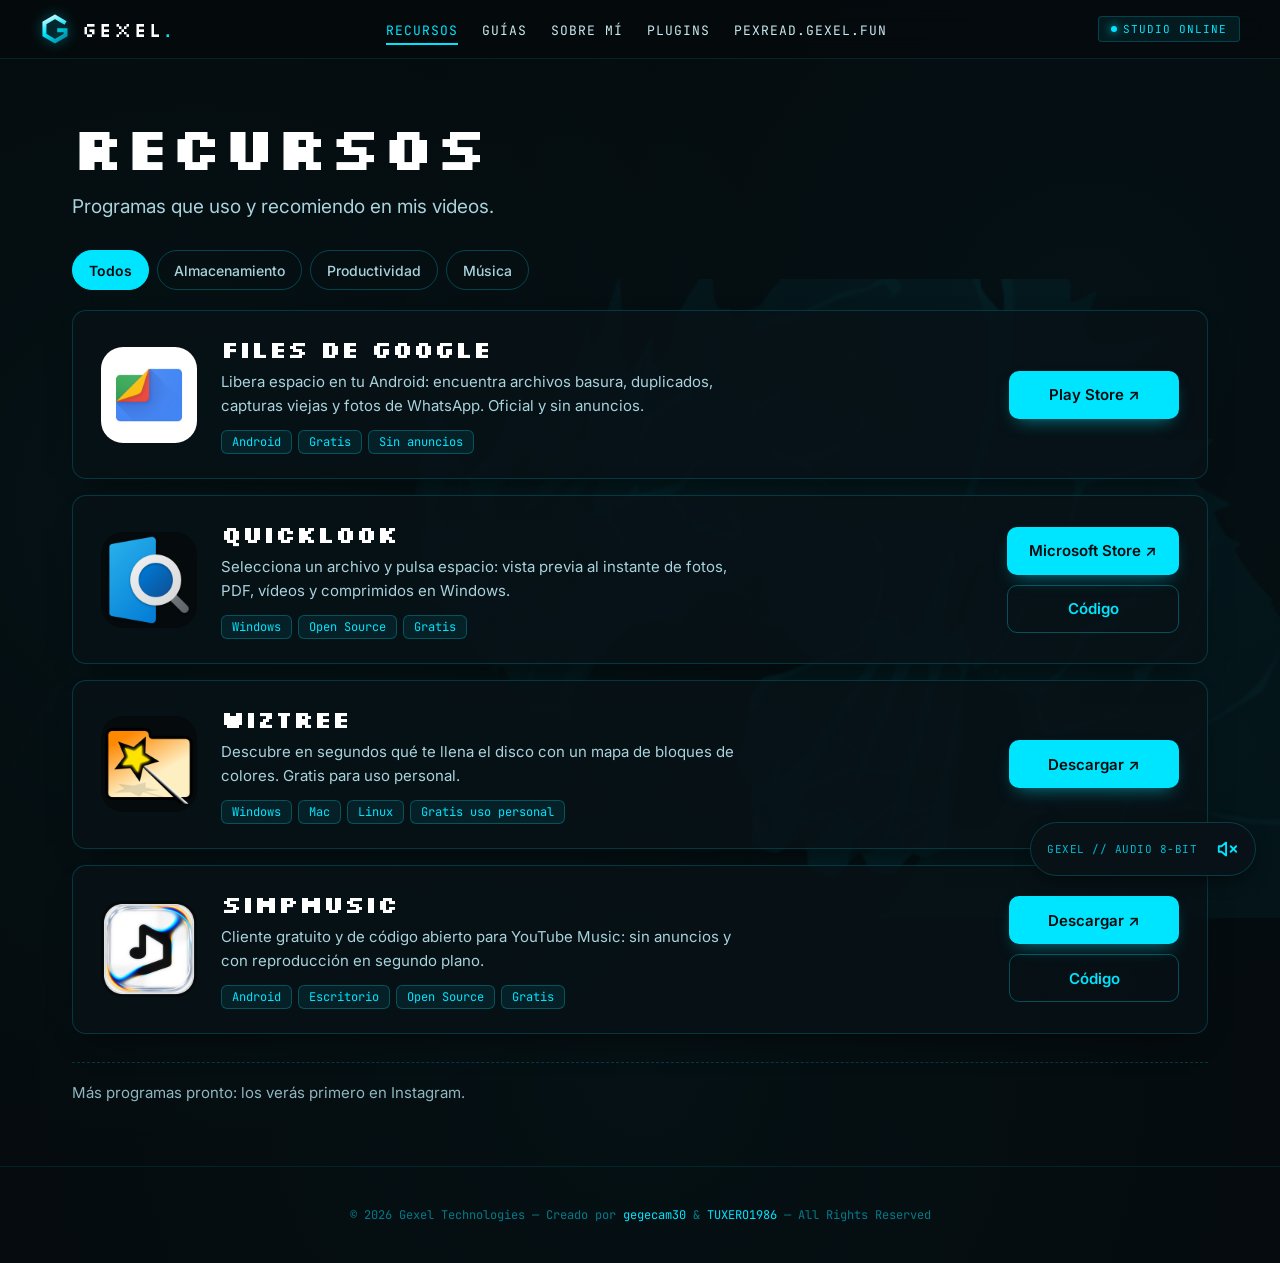
<file: index.html>
<!DOCTYPE html>
<html lang="es">
<head>
  <meta charset="UTF-8" />
  <meta name="viewport" content="width=device-width, initial-scale=1.0" />
  <title>Recursos — Gexel</title>
  <meta name="description" content="Programas que uso y recomiendo en mis videos." />

  <link rel="icon" href="icon.ico" type="image/x-icon">
  <link rel="apple-touch-icon" href="apple-touch-icon.png">

  <link rel="preconnect" href="https://fonts.googleapis.com" />
  <link rel="preconnect" href="https://fonts.gstatic.com" crossorigin />
  <link href="https://fonts.googleapis.com/css2?family=Silkscreen&family=JetBrains+Mono:wght@400;600&family=Inter:wght@400;500;600;700&display=swap" rel="stylesheet" />
  <link rel="stylesheet" href="site.css">

  <style>
    :root {
      --ease-out: cubic-bezier(0.16, 1, 0.3, 1);
      --text-soft: #a9d3dc;   /* ~11:1 sobre #050a0d */
    }

    /* ── Cabecera de página ── */
    .page-head {
      position: relative;
      z-index: 1;
      max-width: 1200px;
      margin: 0 auto;
      padding: 56px 32px 28px;
    }
    .page-title {
      font-family: 'Silkscreen', cursive;
      font-size: clamp(34px, 7vw, 60px);
      line-height: 1.05;
      letter-spacing: 0;
      color: #fff;
      margin-bottom: 14px;
      text-wrap: balance;
    }
    .page-lede {
      font-family: 'Inter', sans-serif;
      font-size: clamp(16px, 2.2vw, 19px);
      line-height: 1.6;
      color: var(--text-soft);
      max-width: 52ch;
    }

    /* ── Lista de recursos ── */
    .resources {
      position: relative;
      z-index: 1;
      max-width: 1200px;
      margin: 0 auto;
      padding: 0 32px 64px;
    }
    .res-filters {
      display: flex;
      flex-wrap: wrap;
      gap: 8px;
      margin-bottom: 20px;
    }
    .res-filters[hidden] { display: none; }
    .chip-btn {
      font-family: 'Inter', sans-serif;
      font-size: 14px;
      font-weight: 500;
      min-height: 40px;
      padding: 0 16px;
      border-radius: 999px;
      border: 1px solid rgba(0, 229, 255, 0.25);
      background: transparent;
      color: var(--text-soft);
      cursor: pointer;
      transition: background 0.2s ease, color 0.2s ease, border-color 0.2s ease;
    }
    .chip-btn:hover { border-color: rgba(0, 229, 255, 0.6); color: #fff; }
    .chip-btn[aria-pressed="true"] { background: var(--cyan); color: #050a0d; border-color: var(--cyan); font-weight: 600; }

    .res-list { display: grid; grid-template-columns: 1fr; gap: 16px; }

    .res {
      display: grid;
      grid-template-columns: 72px 1fr;
      gap: 16px 18px;
      align-items: start;
      padding: 20px;
      background: rgba(8, 18, 23, 0.82);
      border: 1px solid rgba(0, 229, 255, 0.18);
      border-radius: 14px;
      box-shadow: 0 14px 30px -18px rgba(0, 0, 0, 0.8);
      transition: transform 0.25s var(--ease-out), border-color 0.25s ease, box-shadow 0.25s ease;
    }
    .res:hover {
      transform: translateY(-2px);
      border-color: rgba(0, 229, 255, 0.5);
      box-shadow: 0 18px 34px -16px rgba(0, 0, 0, 0.9);
    }
    .res[hidden] { display: none; }
    .res-icon {
      width: 72px;
      height: 72px;
      border-radius: 16px;
      object-fit: cover;
      background: #050a0d;
      transition: transform 0.4s var(--ease-out);
    }
    .res:hover .res-icon { transform: scale(1.04); }
    .res-icon.is-fallback {
      display: flex; align-items: center; justify-content: center;
      font-family: 'Silkscreen', cursive; font-size: 30px; color: var(--cyan);
      border: 1px solid rgba(0, 229, 255, 0.3);
    }
    .res-body { min-width: 0; }
    .res-name {
      font-family: 'Silkscreen', cursive;
      font-size: 24px;
      line-height: 1.2;
      color: #fff;
      margin-bottom: 6px;
      overflow-wrap: anywhere;
    }
    .res-desc {
      font-size: 15px;
      line-height: 1.6;
      color: var(--text-soft);
      max-width: 60ch;
      margin-bottom: 12px;
    }
    .res-tags { display: flex; flex-wrap: wrap; gap: 6px; list-style: none; }
    .res-tag {
      font-family: 'JetBrains Mono', monospace;
      font-size: 12px;
      color: var(--cyan);
      background: rgba(0, 229, 255, 0.08);
      border: 1px solid rgba(0, 229, 255, 0.25);
      padding: 3px 10px;
      border-radius: 6px;
    }
    .res-actions {
      grid-column: 1 / -1;
      display: flex;
      gap: 10px;
    }
    .btn {
      display: inline-flex;
      align-items: center;
      justify-content: center;
      gap: 8px;
      min-height: 48px;
      padding: 0 22px;
      border-radius: 10px;
      font-family: 'Inter', sans-serif;
      font-size: 15px;
      font-weight: 600;
      text-decoration: none;
      transition: transform 0.18s var(--ease-out), background 0.2s ease, border-color 0.2s ease, box-shadow 0.2s ease;
    }
    .btn-primary {
      flex: 1;
      background: var(--cyan);
      color: #050a0d;
      box-shadow: 0 8px 18px -8px rgba(0, 229, 255, 0.55);
    }
    .btn-primary:hover { background: #5cf0ff; transform: translateY(-1px); box-shadow: 0 12px 22px -8px rgba(0, 229, 255, 0.6); }
    .btn-primary:active { transform: translateY(1px) scale(0.98); box-shadow: none; }
    .btn-quiet {
      color: var(--cyan);
      border: 1px solid rgba(0, 229, 255, 0.3);
      background: transparent;
    }
    .btn-quiet:hover { background: rgba(0, 229, 255, 0.1); border-color: rgba(0, 229, 255, 0.6); }
    .btn-quiet:active { transform: scale(0.98); }

    .res-soon {
      margin-top: 28px;
      padding-top: 20px;
      border-top: 1px dashed rgba(0, 229, 255, 0.2);
      font-size: 15px;
      color: #8fb6c0;
    }

    @media (min-width: 720px) {
      .res {
        grid-template-columns: 96px 1fr auto;
        align-items: center;
        padding: 24px 28px;
        gap: 24px;
      }
      .res-icon { width: 96px; height: 96px; border-radius: 22px; }
      .res-icon.is-fallback { font-size: 40px; }
      .res-actions { grid-column: auto; flex-direction: column; min-width: 170px; }
      .btn-primary { flex: none; }
    }
    @media (max-width: 640px) {
      .page-head { padding: 32px 20px 20px; }
      .resources { padding: 0 20px 48px; }
    }

    /* ── Entrada (una sola, al cargar) ── */
    @keyframes rise {
      from { opacity: 0.35; transform: translateY(14px); }
      to   { opacity: 1; transform: none; }
    }
    .page-head > * { animation: rise 0.7s var(--ease-out) both; }
    .page-head > .page-lede { animation-delay: 0.08s; }
    .res, .res-soon { animation: rise 0.7s var(--ease-out) both; animation-delay: calc(0.16s + var(--i, 0) * 0.08s); }
  </style>
</head>
<body>

  <div class="bg-silhouette" aria-hidden="true"></div>
  <div id="particles"></div>

  <audio id="bg-music" loop preload="auto"><source src="music/ambient.mp3" type="audio/mpeg"></audio>

  <div class="music-wrapper">
    <span class="music-credit">GEXEL // AUDIO 8-BIT</span>
    <button id="music-toggle" class="music-btn" type="button">
      <span id="music-icon"></span>
    </button>
  </div>

  <nav class="nav-hud">
    <div class="nav-container">
      <a href="index.html" class="brand-group" aria-label="Gexel, inicio">
        <img class="brand-logo" src="logo.svg" alt="" width="30" height="30">
        <div class="brand-title">GEXEL<span>.</span></div>
      </a>

      <ul class="nav-menu">
        <li><a href="index.html" aria-current="page">Recursos</a></li>
        <li><a href="guias.html">Guías</a></li>
        <li><a href="sobre-mi.html">Sobre mí</a></li>
        <li><a href="plugins.html">Plugins</a></li>
        <li class="nav-ext"><a href="https://pexread.gexel.fun" target="_blank" rel="noopener">pexread.gexel.fun</a></li>
      </ul>

      <div class="nav-badge-status">
        <span class="status-dot-blink"></span>
        <span>STUDIO ONLINE</span>
      </div>
    </div>
  </nav>

  <header class="page-head">
    <h1 class="page-title">Recursos</h1>
    <p class="page-lede">Programas que uso y recomiendo en mis videos.</p>
  </header>

  <main class="resources">
    <div class="res-filters" id="res-filters" role="group" aria-label="Filtrar por categoría" hidden></div>
    <div class="res-list" id="res-list"></div>
    <noscript><p class="res-soon">Activa JavaScript para ver la lista. Mientras tanto: <a href="https://github.com/maxrave-dev/SimpMusic/releases/latest" style="color:#00e5ff">SimpMusic</a>.</p></noscript>
    <p class="res-soon" id="res-soon" style="--i: 2">Más programas pronto: los verás primero en Instagram.</p>
  </main>

  <footer>
    &copy; 2026 Gexel Technologies &mdash; Creado por <a href="https://github.com/gegecam30" target="_blank" rel="noopener">gegecam30</a> &amp; <a href="https://github.com/TUXERO1986" target="_blank" rel="noopener">TUXERO1986</a> &mdash; All Rights Reserved
  </footer>

  <script src="site.js"></script>
  <script>
    // ─────────────────────────────────────────────────────────────
    // RECURSOS: para agregar un programa nuevo, copia un bloque { ... }
    // dentro de este array y cambia sus datos. Nada más.
    //   name        → nombre que se muestra
    //   description → una línea corta en español
    //   url         → enlace del botón principal "Descargar" (pestaña nueva)
    //   repo        → (opcional) enlace del botón "Código"; si falta, no se muestra
    //   icon        → ruta de la imagen (p. ej. 'img/mi-app.png', guárdala en img/);
    //                 si falla, se usa la inicial del nombre
    //   tags        → chips pequeños, ej. ['Android', 'Gratis']
    //   category    → (opcional) ej. 'Música'. Si hay 2 o más categorías distintas,
    //                 aparecen botones de filtro arriba automáticamente.
    //   cta         → (opcional) texto del botón principal, por defecto 'Descargar'
    // El texto "Más programas pronto" se muestra solo al final.
    // ─────────────────────────────────────────────────────────────
    const RESOURCES = [
      {
        name: 'Files de Google',
        description: 'Libera espacio en tu Android: encuentra archivos basura, duplicados, capturas viejas y fotos de WhatsApp. Oficial y sin anuncios.',
        url: 'https://play.google.com/store/apps/details?id=com.google.android.apps.nbu.files',
        icon: 'img/files-google.png',
        tags: ['Android', 'Gratis', 'Sin anuncios'],
        category: 'Almacenamiento',
        cta: 'Play Store',
      },
      {
        name: 'QuickLook',
        description: 'Selecciona un archivo y pulsa espacio: vista previa al instante de fotos, PDF, vídeos y comprimidos en Windows.',
        url: 'https://apps.microsoft.com/detail/9nv4bs3l1h4s',
        repo: 'https://github.com/QL-Win/QuickLook',
        icon: 'img/quicklook.png',
        tags: ['Windows', 'Open Source', 'Gratis'],
        category: 'Productividad',
        cta: 'Microsoft Store',
      },
      {
        name: 'WizTree',
        description: 'Descubre en segundos qué te llena el disco con un mapa de bloques de colores. Gratis para uso personal.',
        url: 'https://diskanalyzer.com/download',
        icon: 'img/wiztree.png',
        tags: ['Windows', 'Mac', 'Linux', 'Gratis uso personal'],
        category: 'Almacenamiento',
      },
      {
        name: 'SimpMusic',
        description: 'Cliente gratuito y de código abierto para YouTube Music: sin anuncios y con reproducción en segundo plano.',
        url: 'https://github.com/maxrave-dev/SimpMusic/releases/latest',
        repo: 'https://github.com/maxrave-dev/SimpMusic',
        icon: 'img/simpmusic.png',
        tags: ['Android', 'Escritorio', 'Open Source', 'Gratis'],
        category: 'Música',
      },
      // { name: '', description: '', url: '', repo: '', icon: 'img/', tags: [], category: '' },
    ];

    (function renderResources() {
      const list = document.getElementById('res-list');
      const filters = document.getElementById('res-filters');
      if (!list) return;

      const el = (tag, cls, text) => {
        const n = document.createElement(tag);
        if (cls) n.className = cls;
        if (text != null) n.textContent = text;
        return n;
      };

      const items = RESOURCES.map((r, i) => {
        const art = el('article', 'res');
        art.style.setProperty('--i', i);
        art.dataset.category = r.category || '';

        const img = el('img', 'res-icon');
        img.alt = '';
        img.width = 96; img.height = 96;
        img.onerror = () => {
          const ph = el('div', 'res-icon is-fallback', (r.name || '?').charAt(0).toUpperCase());
          ph.setAttribute('aria-hidden', 'true');
          img.replaceWith(ph);
        };
        img.src = r.icon || '';

        const body = el('div', 'res-body');
        body.append(el('h2', 'res-name', r.name), el('p', 'res-desc', r.description));
        const tags = el('ul', 'res-tags');
        (r.tags || []).forEach(t => tags.appendChild(el('li', 'res-tag', t)));
        body.appendChild(tags);

        const actions = el('div', 'res-actions');
        const main = el('a', 'btn btn-primary', (r.cta || 'Descargar') + ' ↗');
        main.href = r.url; main.target = '_blank'; main.rel = 'noopener';
        main.setAttribute('aria-label', (r.cta || 'Descargar') + ' ' + r.name + ' (se abre en una pestaña nueva)');
        actions.appendChild(main);
        if (r.repo) {
          const code = el('a', 'btn btn-quiet', 'Código');
          code.href = r.repo; code.target = '_blank'; code.rel = 'noopener';
          code.setAttribute('aria-label', 'Código fuente de ' + r.name + ' (se abre en una pestaña nueva)');
          actions.appendChild(code);
        }

        art.append(img, body, actions);
        list.appendChild(art);
        return art;
      });

      const soon = document.getElementById('res-soon');
      if (soon) soon.style.setProperty('--i', items.length);

      // Filtros: solo si hay 2+ categorías distintas
      const cats = [...new Set(RESOURCES.map(r => r.category).filter(Boolean))];
      if (filters && cats.length >= 2) {
        filters.hidden = false;
        const make = (label, value) => {
          const b = el('button', 'chip-btn', label);
          b.type = 'button';
          b.setAttribute('aria-pressed', value === '' ? 'true' : 'false');
          b.addEventListener('click', () => {
            filters.querySelectorAll('.chip-btn').forEach(x => x.setAttribute('aria-pressed', String(x === b)));
            items.forEach(a => { a.hidden = value !== '' && a.dataset.category !== value; });
          });
          filters.appendChild(b);
        };
        make('Todos', '');
        cats.forEach(c => make(c, c));
      }
    })();
  </script>
</body>
</html>
</file>
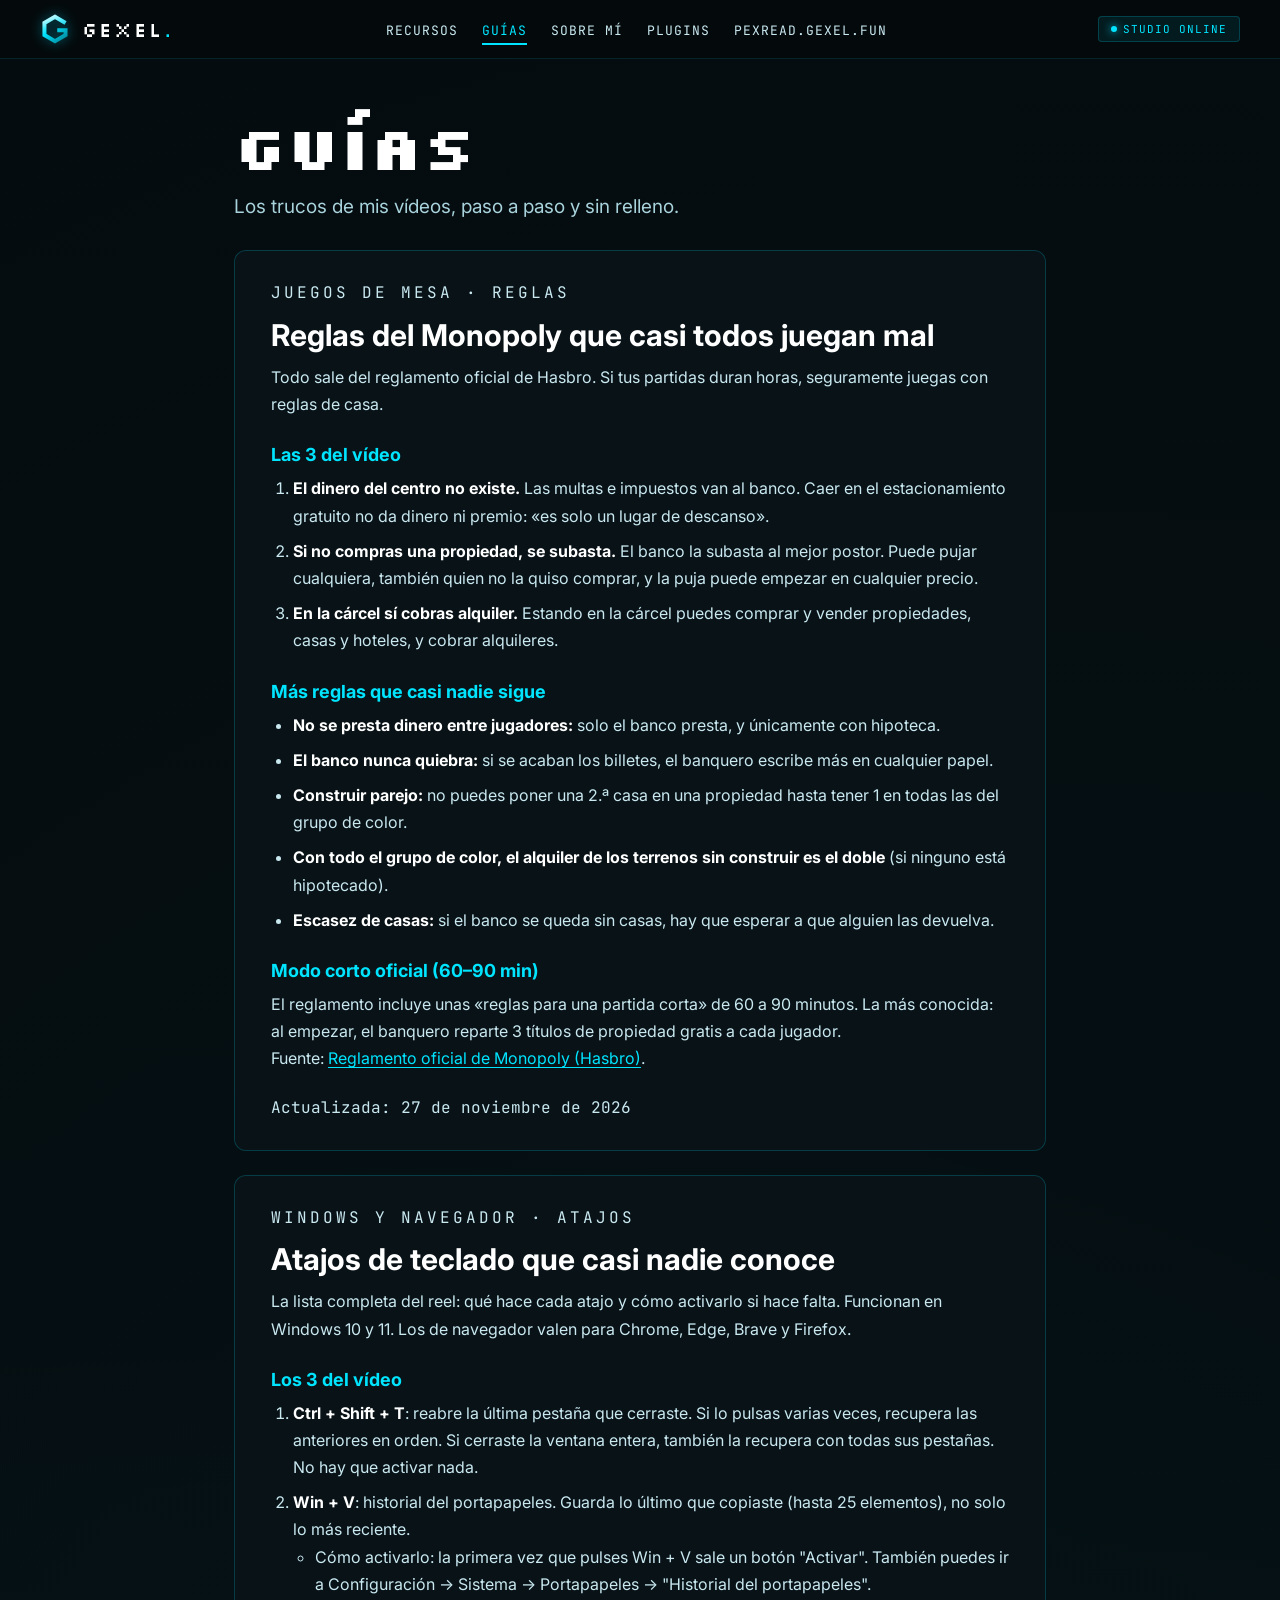
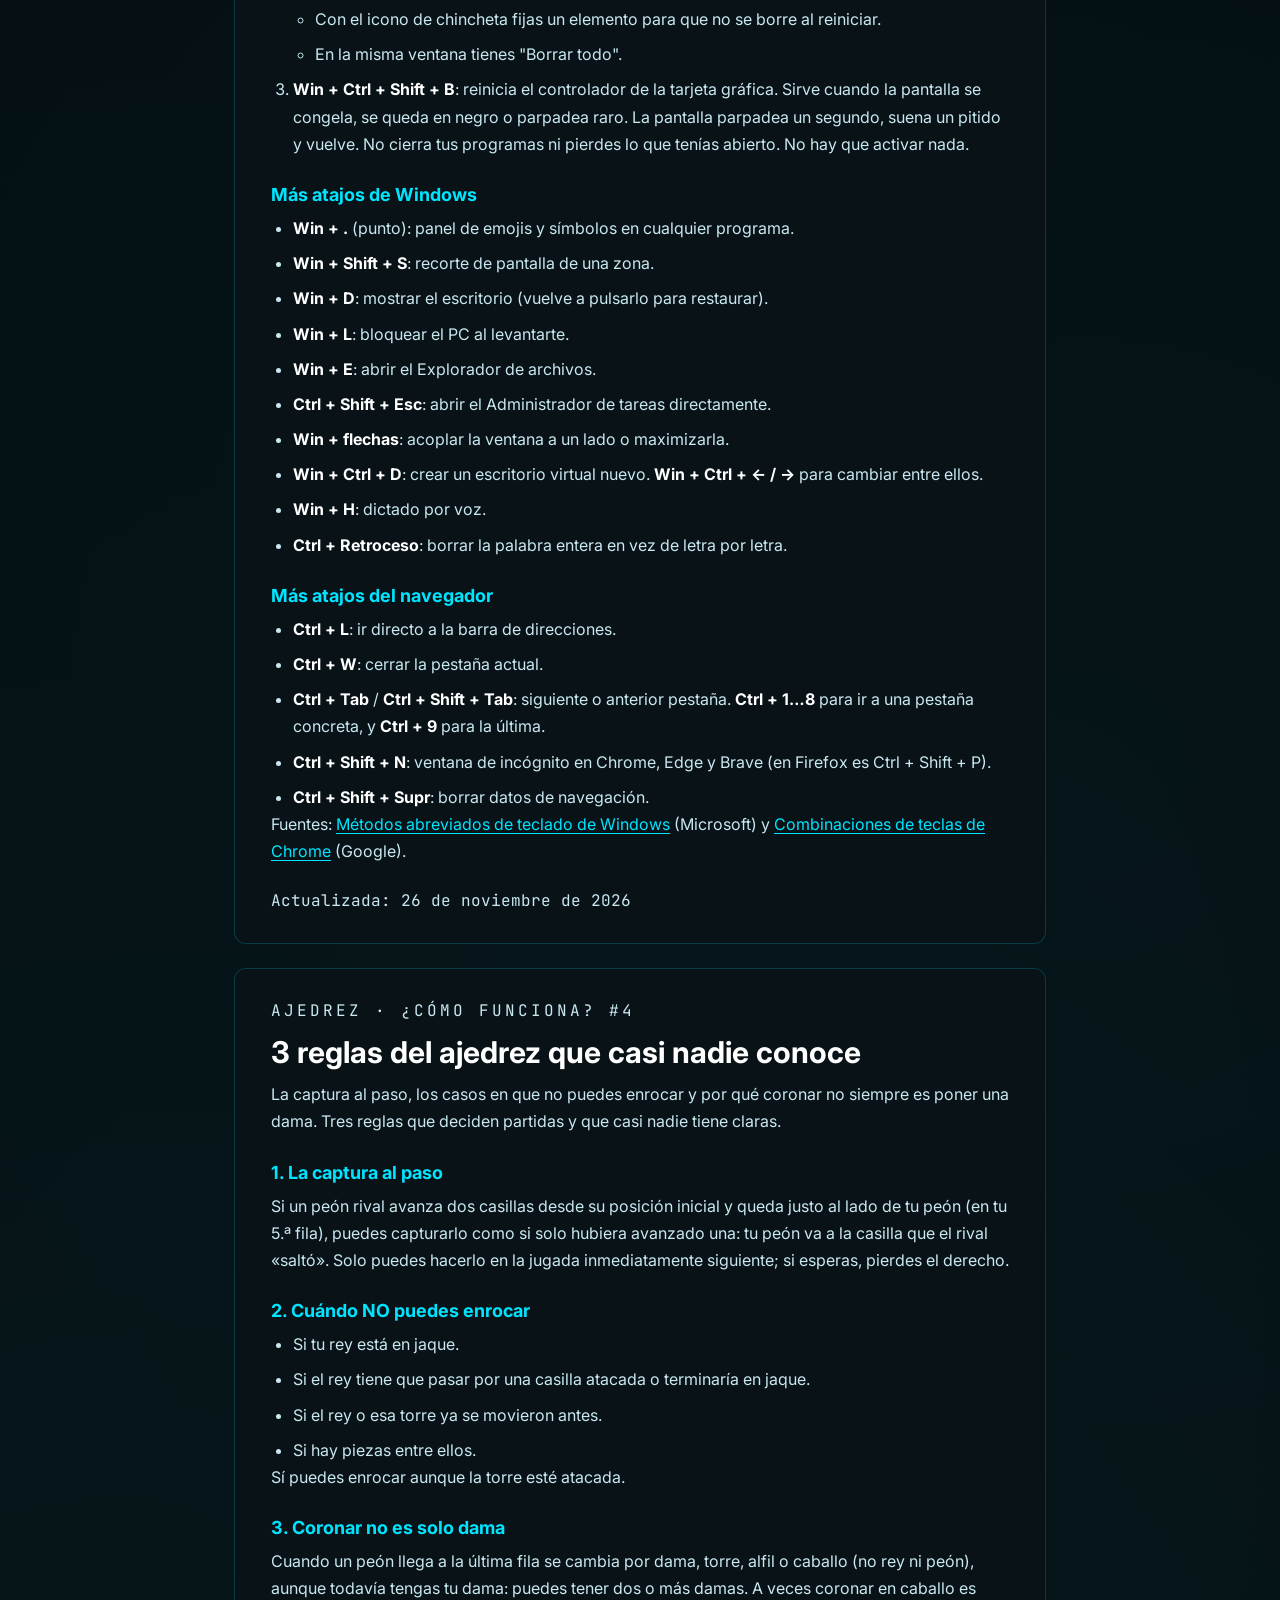
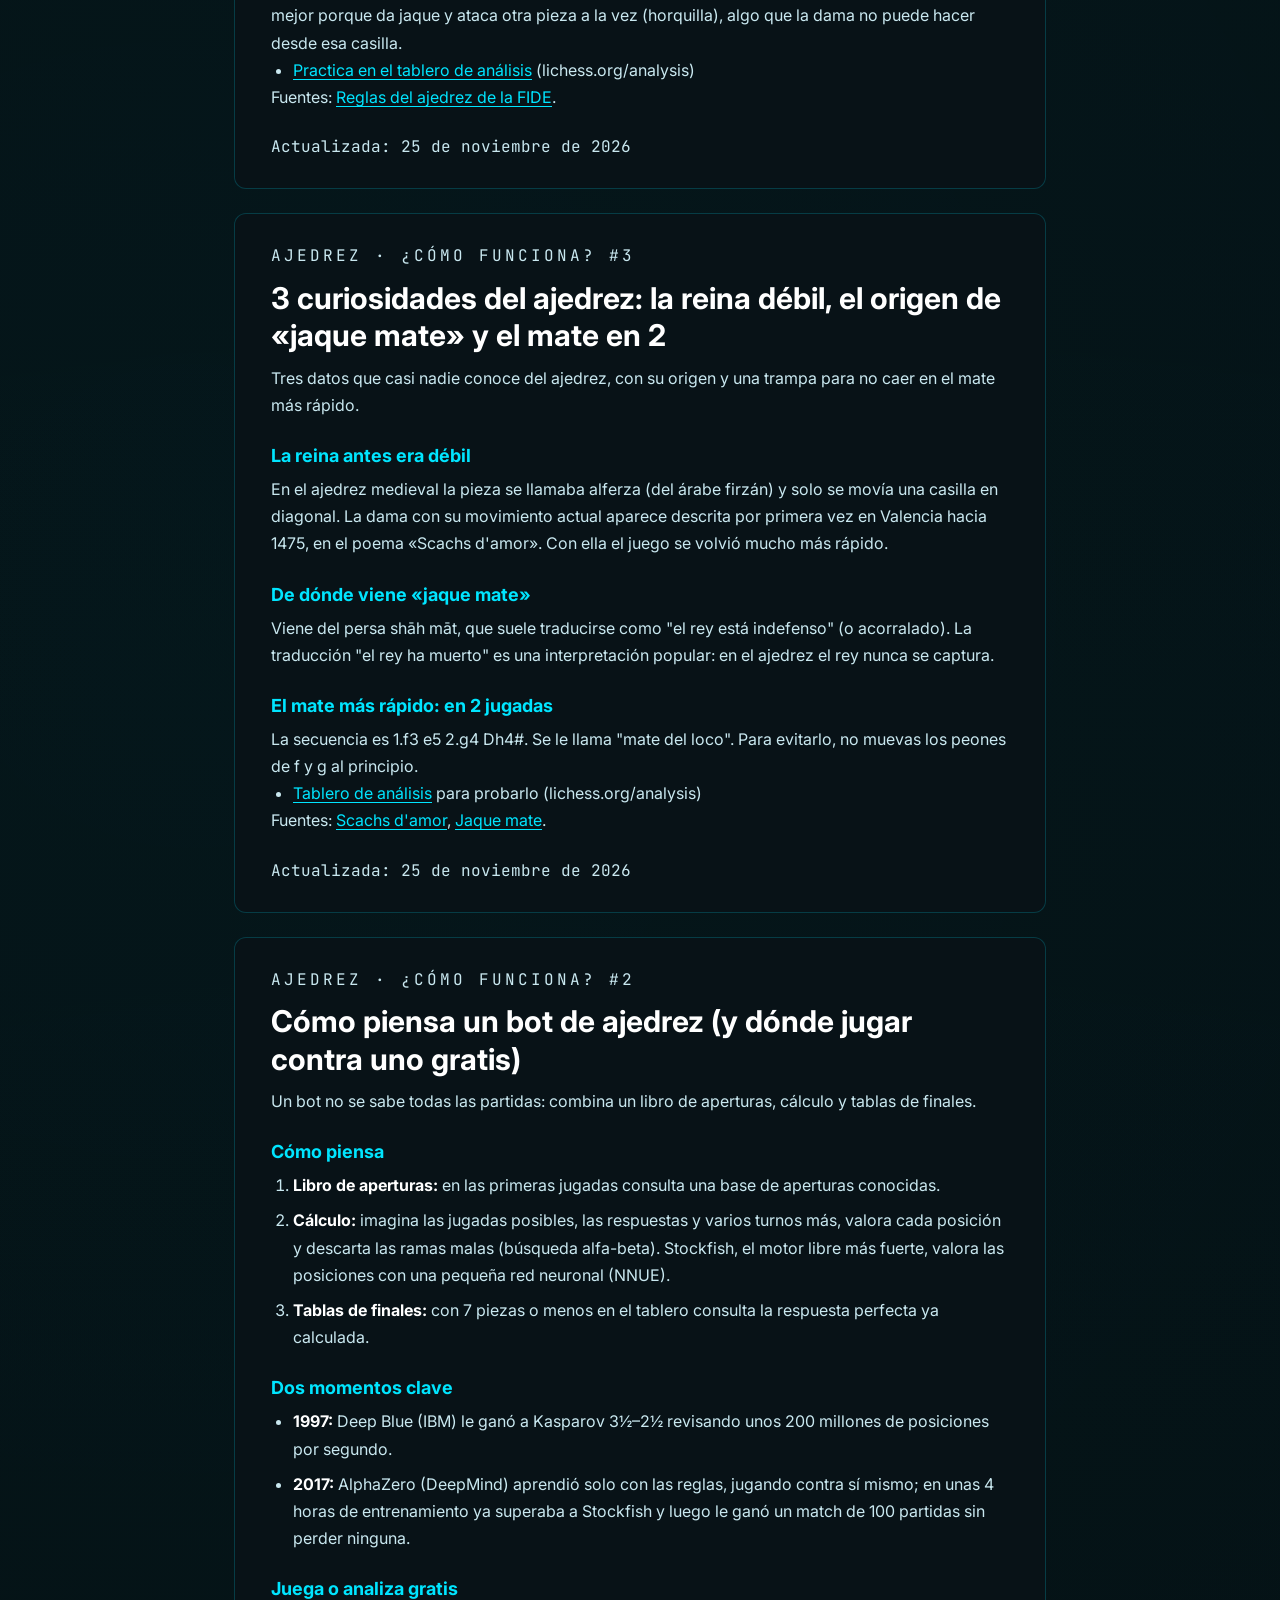
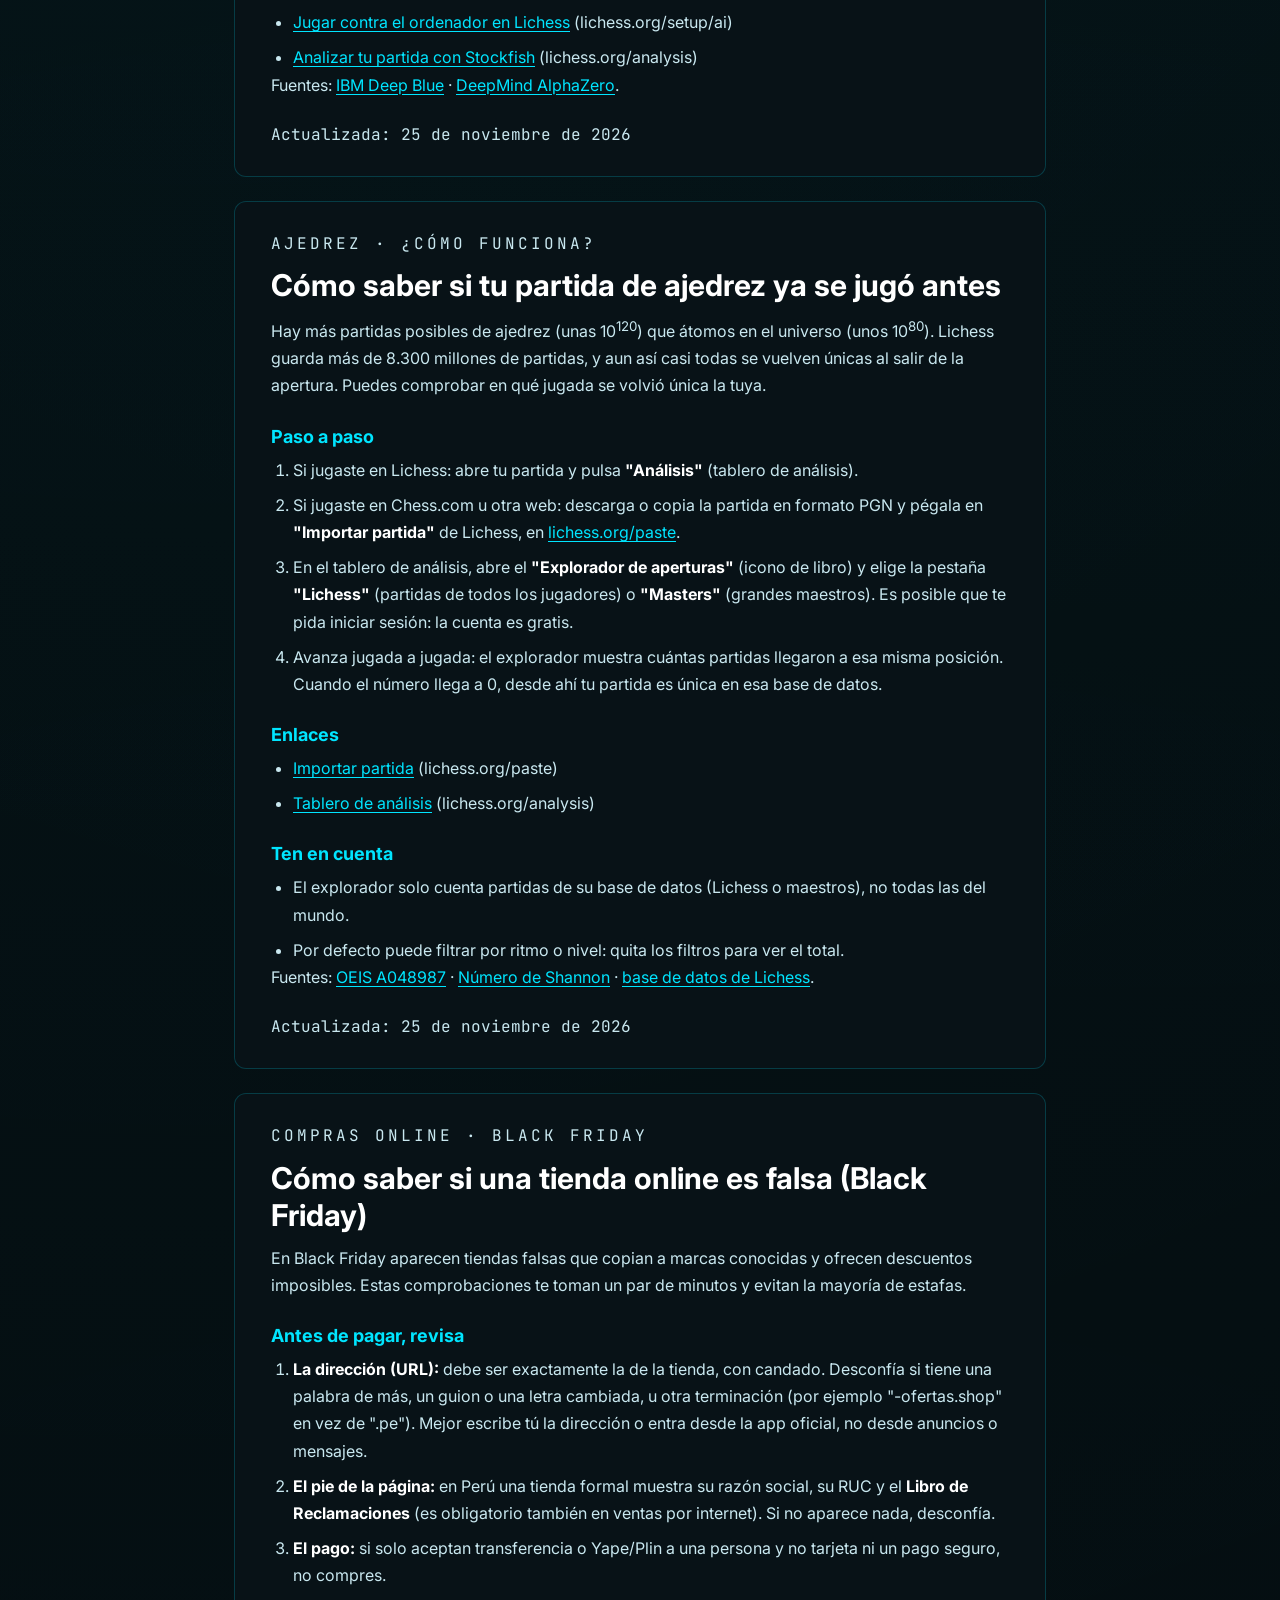
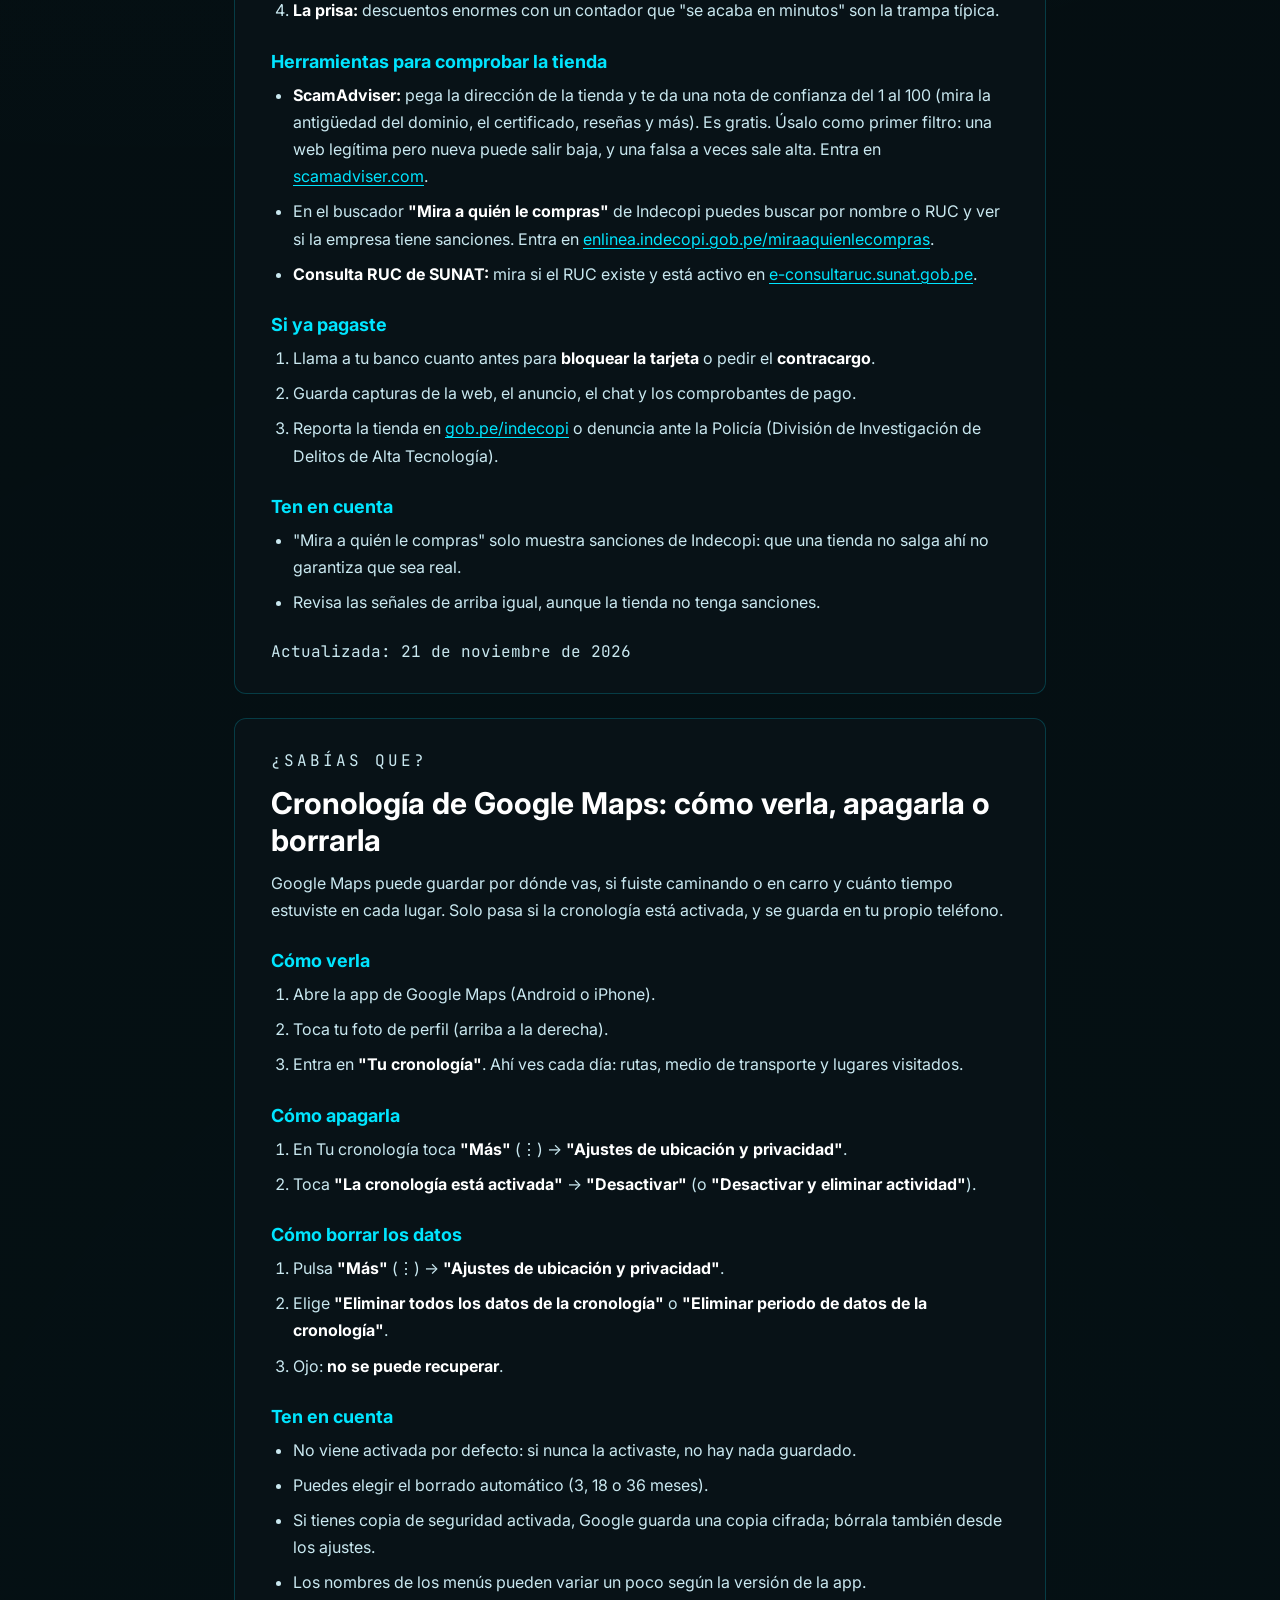
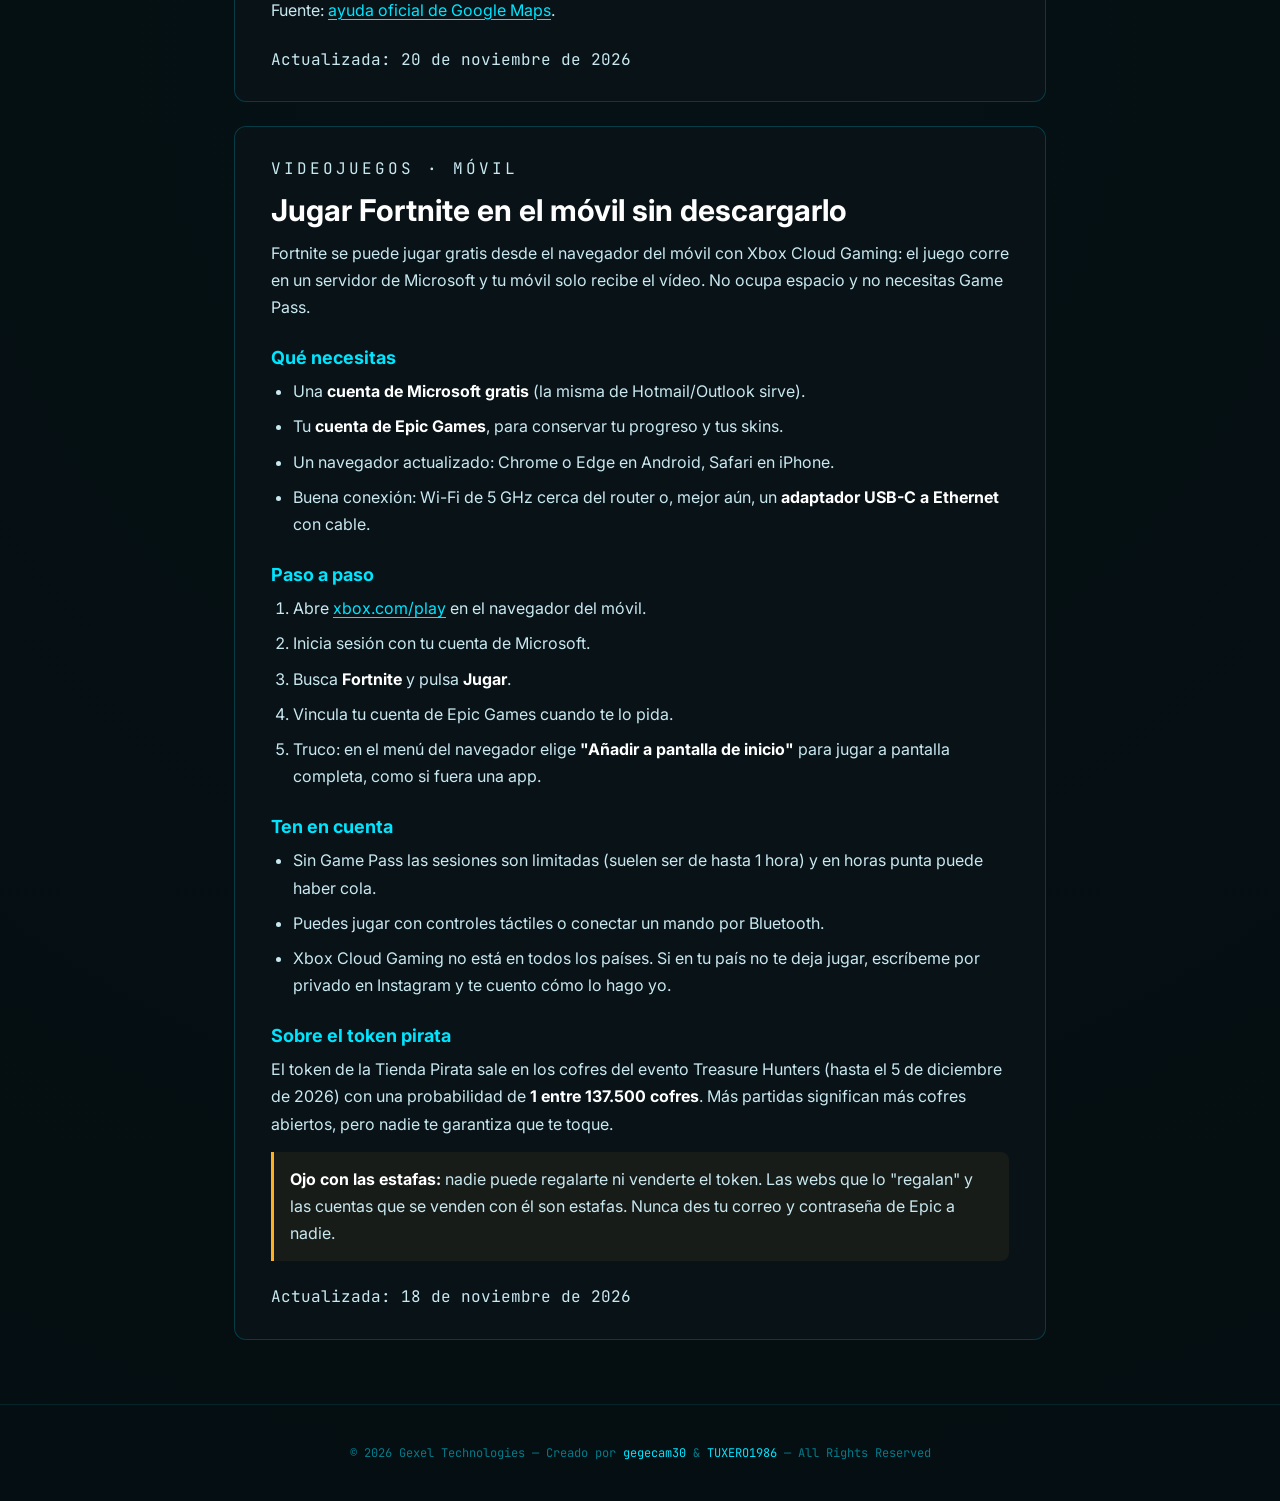
<file: guias.html>
<!DOCTYPE html>
<html lang="es">
<head>
  <meta charset="UTF-8" />
  <meta name="viewport" content="width=device-width, initial-scale=1.0" />
  <title>Guías — Gexel</title>
  <meta name="description" content="Guías cortas, paso a paso, de los trucos que enseño en mis vídeos." />

  <link rel="icon" href="icon.ico" type="image/x-icon">
  <link rel="apple-touch-icon" href="apple-touch-icon.png">

  <link rel="preconnect" href="https://fonts.googleapis.com" />
  <link rel="preconnect" href="https://fonts.gstatic.com" crossorigin />
  <link href="https://fonts.googleapis.com/css2?family=Silkscreen&family=JetBrains+Mono:wght@400;600&family=Inter:wght@400;500;600;700&display=swap" rel="stylesheet" />
  <link rel="stylesheet" href="site.css">

  <style>
    :root { --text-soft: #a9d3dc; }

    .page-head {
      position: relative;
      z-index: 1;
      max-width: 860px;
      margin: 0 auto;
      padding: 56px 24px 28px;
    }
    .page-title {
      font-family: 'Silkscreen', cursive;
      font-size: clamp(34px, 7vw, 60px);
      line-height: 1.05;
      color: #fff;
      margin-bottom: 14px;
    }
    .page-lede {
      font-size: clamp(16px, 2.2vw, 19px);
      line-height: 1.6;
      color: var(--text-soft);
      max-width: 52ch;
    }

    .guides {
      position: relative;
      z-index: 1;
      max-width: 860px;
      margin: 0 auto;
      padding: 0 24px 64px;
      display: grid;
      gap: 24px;
    }
    .guide {
      background: var(--bg-card);
      border: 1px solid var(--border-cyan);
      border-radius: 12px;
      padding: 28px clamp(18px, 4vw, 36px);
      scroll-margin-top: 90px;
    }
    .guide-tag {
      font-family: 'JetBrains Mono', monospace;
      font-size: 12px;
      letter-spacing: 3px;
      color: var(--cyan-dim);
      text-transform: uppercase;
      margin-bottom: 10px;
    }
    .guide h2 {
      font-family: 'Inter', sans-serif;
      font-weight: 700;
      font-size: clamp(22px, 4vw, 30px);
      line-height: 1.25;
      color: #fff;
      margin-bottom: 10px;
    }
    .guide h3 {
      font-size: 18px;
      font-weight: 700;
      color: var(--cyan);
      margin: 26px 0 10px;
    }
    .guide p, .guide li {
      font-size: 16px;
      line-height: 1.7;
      color: var(--text-main);
    }
    .guide ol, .guide ul { padding-left: 22px; display: grid; gap: 8px; }
    .guide a { color: var(--cyan); }
    .guide strong { color: #fff; }
    .note {
      margin-top: 14px;
      padding: 14px 16px;
      border-left: 3px solid #ffb020;
      background: rgba(255, 176, 32, 0.06);
      border-radius: 0 8px 8px 0;
    }
    .guide-date {
      margin-top: 22px;
      font-family: 'JetBrains Mono', monospace;
      font-size: 12px;
      color: var(--text-muted);
    }
  </style>
</head>
<body>
  <div id="particles"></div>

  <nav class="nav-hud">
    <div class="nav-container">
      <a href="index.html" class="brand-group" aria-label="Gexel, inicio">
        <img class="brand-logo" src="logo.svg" alt="" width="30" height="30">
        <div class="brand-title">GEXEL<span>.</span></div>
      </a>

      <ul class="nav-menu">
        <li><a href="index.html">Recursos</a></li>
        <li><a href="guias.html" aria-current="page">Guías</a></li>
        <li><a href="sobre-mi.html">Sobre mí</a></li>
        <li><a href="plugins.html">Plugins</a></li>
        <li class="nav-ext"><a href="https://pexread.gexel.fun" target="_blank" rel="noopener">pexread.gexel.fun</a></li>
      </ul>

      <div class="nav-badge-status">
        <span class="status-dot-blink"></span>
        <span>STUDIO ONLINE</span>
      </div>
    </div>
  </nav>

  <header class="page-head">
    <h1 class="page-title">Guías</h1>
    <p class="page-lede">Los trucos de mis vídeos, paso a paso y sin relleno.</p>
  </header>

  <main class="guides">

    <!-- Para añadir una guía: copia un <article class="guide"> y ponle un id único (es el enlace: guias.html#id). La más reciente va primero. -->

    <article class="guide" id="monopoly-reglas">
      <p class="guide-tag">Juegos de mesa · Reglas</p>
      <h2>Reglas del Monopoly que casi todos juegan mal</h2>
      <p>Todo sale del reglamento oficial de Hasbro. Si tus partidas duran horas, seguramente juegas con reglas de casa.</p>

      <h3>Las 3 del vídeo</h3>
      <ol>
        <li><strong>El dinero del centro no existe.</strong> Las multas e impuestos van al banco. Caer en el estacionamiento gratuito no da dinero ni premio: «es solo un lugar de descanso».</li>
        <li><strong>Si no compras una propiedad, se subasta.</strong> El banco la subasta al mejor postor. Puede pujar cualquiera, también quien no la quiso comprar, y la puja puede empezar en cualquier precio.</li>
        <li><strong>En la cárcel sí cobras alquiler.</strong> Estando en la cárcel puedes comprar y vender propiedades, casas y hoteles, y cobrar alquileres.</li>
      </ol>

      <h3>Más reglas que casi nadie sigue</h3>
      <ul>
        <li><strong>No se presta dinero entre jugadores:</strong> solo el banco presta, y únicamente con hipoteca.</li>
        <li><strong>El banco nunca quiebra:</strong> si se acaban los billetes, el banquero escribe más en cualquier papel.</li>
        <li><strong>Construir parejo:</strong> no puedes poner una 2.ª casa en una propiedad hasta tener 1 en todas las del grupo de color.</li>
        <li><strong>Con todo el grupo de color, el alquiler de los terrenos sin construir es el doble</strong> (si ninguno está hipotecado).</li>
        <li><strong>Escasez de casas:</strong> si el banco se queda sin casas, hay que esperar a que alguien las devuelva.</li>
      </ul>

      <h3>Modo corto oficial (60–90 min)</h3>
      <p>El reglamento incluye unas «reglas para una partida corta» de 60 a 90 minutos. La más conocida: al empezar, el banquero reparte 3 títulos de propiedad gratis a cada jugador.</p>

      <p>Fuente: <a href="https://www.hasbro.com/common/instruct/monins.pdf" target="_blank" rel="noopener">Reglamento oficial de Monopoly (Hasbro)</a>.</p>

      <p class="guide-date">Actualizada: 27 de noviembre de 2026</p>
    </article>

    <article class="guide" id="atajos-teclado">
      <p class="guide-tag">Windows y navegador · Atajos</p>
      <h2>Atajos de teclado que casi nadie conoce</h2>
      <p>La lista completa del reel: qué hace cada atajo y cómo activarlo si hace falta. Funcionan en Windows 10 y 11. Los de navegador valen para Chrome, Edge, Brave y Firefox.</p>

      <h3>Los 3 del vídeo</h3>
      <ol>
        <li><strong>Ctrl + Shift + T</strong>: reabre la última pestaña que cerraste. Si lo pulsas varias veces, recupera las anteriores en orden. Si cerraste la ventana entera, también la recupera con todas sus pestañas. No hay que activar nada.</li>
        <li><strong>Win + V</strong>: historial del portapapeles. Guarda lo último que copiaste (hasta 25 elementos), no solo lo más reciente.
          <ul>
            <li>Cómo activarlo: la primera vez que pulses Win + V sale un botón "Activar". También puedes ir a Configuración → Sistema → Portapapeles → "Historial del portapapeles".</li>
            <li>Con el icono de chincheta fijas un elemento para que no se borre al reiniciar.</li>
            <li>En la misma ventana tienes "Borrar todo".</li>
          </ul>
        </li>
        <li><strong>Win + Ctrl + Shift + B</strong>: reinicia el controlador de la tarjeta gráfica. Sirve cuando la pantalla se congela, se queda en negro o parpadea raro. La pantalla parpadea un segundo, suena un pitido y vuelve. No cierra tus programas ni pierdes lo que tenías abierto. No hay que activar nada.</li>
      </ol>

      <h3>Más atajos de Windows</h3>
      <ul>
        <li><strong>Win + .</strong> (punto): panel de emojis y símbolos en cualquier programa.</li>
        <li><strong>Win + Shift + S</strong>: recorte de pantalla de una zona.</li>
        <li><strong>Win + D</strong>: mostrar el escritorio (vuelve a pulsarlo para restaurar).</li>
        <li><strong>Win + L</strong>: bloquear el PC al levantarte.</li>
        <li><strong>Win + E</strong>: abrir el Explorador de archivos.</li>
        <li><strong>Ctrl + Shift + Esc</strong>: abrir el Administrador de tareas directamente.</li>
        <li><strong>Win + flechas</strong>: acoplar la ventana a un lado o maximizarla.</li>
        <li><strong>Win + Ctrl + D</strong>: crear un escritorio virtual nuevo. <strong>Win + Ctrl + ← / →</strong> para cambiar entre ellos.</li>
        <li><strong>Win + H</strong>: dictado por voz.</li>
        <li><strong>Ctrl + Retroceso</strong>: borrar la palabra entera en vez de letra por letra.</li>
      </ul>

      <h3>Más atajos del navegador</h3>
      <ul>
        <li><strong>Ctrl + L</strong>: ir directo a la barra de direcciones.</li>
        <li><strong>Ctrl + W</strong>: cerrar la pestaña actual.</li>
        <li><strong>Ctrl + Tab</strong> / <strong>Ctrl + Shift + Tab</strong>: siguiente o anterior pestaña. <strong>Ctrl + 1…8</strong> para ir a una pestaña concreta, y <strong>Ctrl + 9</strong> para la última.</li>
        <li><strong>Ctrl + Shift + N</strong>: ventana de incógnito en Chrome, Edge y Brave (en Firefox es Ctrl + Shift + P).</li>
        <li><strong>Ctrl + Shift + Supr</strong>: borrar datos de navegación.</li>
      </ul>

      <p>Fuentes: <a href="https://support.microsoft.com/es-es/windows/métodos-abreviados-de-teclado-de-windows-dcc61a57-8ff0-cffe-9796-cb9706c75eec" target="_blank" rel="noopener">Métodos abreviados de teclado de Windows</a> (Microsoft) y <a href="https://support.google.com/chrome/answer/157179?hl=es" target="_blank" rel="noopener">Combinaciones de teclas de Chrome</a> (Google).</p>

      <p class="guide-date">Actualizada: 26 de noviembre de 2026</p>
    </article>

    <article class="guide" id="ajedrez-reglas">
      <p class="guide-tag">Ajedrez · ¿Cómo funciona? #4</p>
      <h2>3 reglas del ajedrez que casi nadie conoce</h2>
      <p>La captura al paso, los casos en que no puedes enrocar y por qué coronar no siempre es poner una dama. Tres reglas que deciden partidas y que casi nadie tiene claras.</p>

      <h3>1. La captura al paso</h3>
      <p>Si un peón rival avanza dos casillas desde su posición inicial y queda justo al lado de tu peón (en tu 5.ª fila), puedes capturarlo como si solo hubiera avanzado una: tu peón va a la casilla que el rival «saltó». Solo puedes hacerlo en la jugada inmediatamente siguiente; si esperas, pierdes el derecho.</p>

      <h3>2. Cuándo NO puedes enrocar</h3>
      <ul>
        <li>Si tu rey está en jaque.</li>
        <li>Si el rey tiene que pasar por una casilla atacada o terminaría en jaque.</li>
        <li>Si el rey o esa torre ya se movieron antes.</li>
        <li>Si hay piezas entre ellos.</li>
      </ul>
      <p>Sí puedes enrocar aunque la torre esté atacada.</p>

      <h3>3. Coronar no es solo dama</h3>
      <p>Cuando un peón llega a la última fila se cambia por dama, torre, alfil o caballo (no rey ni peón), aunque todavía tengas tu dama: puedes tener dos o más damas. A veces coronar en caballo es mejor porque da jaque y ataca otra pieza a la vez (horquilla), algo que la dama no puede hacer desde esa casilla.</p>

      <ul>
        <li><a href="https://lichess.org/analysis" target="_blank" rel="noopener">Practica en el tablero de análisis</a> (lichess.org/analysis)</li>
      </ul>

      <p>Fuentes: <a href="https://handbook.fide.com/chapter/E012023" target="_blank" rel="noopener">Reglas del ajedrez de la FIDE</a>.</p>

      <p class="guide-date">Actualizada: 25 de noviembre de 2026</p>
    </article>

    <article class="guide" id="ajedrez-curiosidades">
      <p class="guide-tag">Ajedrez · ¿Cómo funciona? #3</p>
      <h2>3 curiosidades del ajedrez: la reina débil, el origen de «jaque mate» y el mate en 2</h2>
      <p>Tres datos que casi nadie conoce del ajedrez, con su origen y una trampa para no caer en el mate más rápido.</p>

      <h3>La reina antes era débil</h3>
      <p>En el ajedrez medieval la pieza se llamaba alferza (del árabe firzán) y solo se movía una casilla en diagonal. La dama con su movimiento actual aparece descrita por primera vez en Valencia hacia 1475, en el poema «Scachs d'amor». Con ella el juego se volvió mucho más rápido.</p>

      <h3>De dónde viene «jaque mate»</h3>
      <p>Viene del persa shāh māt, que suele traducirse como "el rey está indefenso" (o acorralado). La traducción "el rey ha muerto" es una interpretación popular: en el ajedrez el rey nunca se captura.</p>

      <h3>El mate más rápido: en 2 jugadas</h3>
      <p>La secuencia es 1.f3 e5 2.g4 Dh4#. Se le llama "mate del loco". Para evitarlo, no muevas los peones de f y g al principio.</p>
      <ul>
        <li><a href="https://lichess.org/analysis" target="_blank" rel="noopener">Tablero de análisis</a> para probarlo (lichess.org/analysis)</li>
      </ul>

      <p>Fuentes: <a href="https://es.wikipedia.org/wiki/Scachs_d%27amor" target="_blank" rel="noopener">Scachs d'amor</a>, <a href="https://es.wikipedia.org/wiki/Jaque_mate" target="_blank" rel="noopener">Jaque mate</a>.</p>

      <p class="guide-date">Actualizada: 25 de noviembre de 2026</p>
    </article>

    <article class="guide" id="ajedrez-bots">
      <p class="guide-tag">Ajedrez · ¿Cómo funciona? #2</p>
      <h2>Cómo piensa un bot de ajedrez (y dónde jugar contra uno gratis)</h2>
      <p>Un bot no se sabe todas las partidas: combina un libro de aperturas, cálculo y tablas de finales.</p>

      <h3>Cómo piensa</h3>
      <ol>
        <li><strong>Libro de aperturas:</strong> en las primeras jugadas consulta una base de aperturas conocidas.</li>
        <li><strong>Cálculo:</strong> imagina las jugadas posibles, las respuestas y varios turnos más, valora cada posición y descarta las ramas malas (búsqueda alfa-beta). Stockfish, el motor libre más fuerte, valora las posiciones con una pequeña red neuronal (NNUE).</li>
        <li><strong>Tablas de finales:</strong> con 7 piezas o menos en el tablero consulta la respuesta perfecta ya calculada.</li>
      </ol>

      <h3>Dos momentos clave</h3>
      <ul>
        <li><strong>1997:</strong> Deep Blue (IBM) le ganó a Kasparov 3½–2½ revisando unos 200 millones de posiciones por segundo.</li>
        <li><strong>2017:</strong> AlphaZero (DeepMind) aprendió solo con las reglas, jugando contra sí mismo; en unas 4 horas de entrenamiento ya superaba a Stockfish y luego le ganó un match de 100 partidas sin perder ninguna.</li>
      </ul>

      <h3>Juega o analiza gratis</h3>
      <ul>
        <li><a href="https://lichess.org/setup/ai" target="_blank" rel="noopener">Jugar contra el ordenador en Lichess</a> (lichess.org/setup/ai)</li>
        <li><a href="https://lichess.org/analysis" target="_blank" rel="noopener">Analizar tu partida con Stockfish</a> (lichess.org/analysis)</li>
      </ul>

      <p>Fuentes: <a href="https://www.ibm.com/history/deep-blue" target="_blank" rel="noopener">IBM Deep Blue</a> · <a href="https://deepmind.google/research/breakthroughs/alphazero/" target="_blank" rel="noopener">DeepMind AlphaZero</a>.</p>

      <p class="guide-date">Actualizada: 25 de noviembre de 2026</p>
    </article>

    <article class="guide" id="ajedrez-partida-unica">
      <p class="guide-tag">Ajedrez · ¿Cómo funciona?</p>
      <h2>Cómo saber si tu partida de ajedrez ya se jugó antes</h2>
      <p>Hay más partidas posibles de ajedrez (unas 10<sup>120</sup>) que átomos en el universo (unos 10<sup>80</sup>). Lichess guarda más de 8.300 millones de partidas, y aun así casi todas se vuelven únicas al salir de la apertura. Puedes comprobar en qué jugada se volvió única la tuya.</p>

      <h3>Paso a paso</h3>
      <ol>
        <li>Si jugaste en Lichess: abre tu partida y pulsa <strong>"Análisis"</strong> (tablero de análisis).</li>
        <li>Si jugaste en Chess.com u otra web: descarga o copia la partida en formato PGN y pégala en <strong>"Importar partida"</strong> de Lichess, en <a href="https://lichess.org/paste" target="_blank" rel="noopener">lichess.org/paste</a>.</li>
        <li>En el tablero de análisis, abre el <strong>"Explorador de aperturas"</strong> (icono de libro) y elige la pestaña <strong>"Lichess"</strong> (partidas de todos los jugadores) o <strong>"Masters"</strong> (grandes maestros). Es posible que te pida iniciar sesión: la cuenta es gratis.</li>
        <li>Avanza jugada a jugada: el explorador muestra cuántas partidas llegaron a esa misma posición. Cuando el número llega a 0, desde ahí tu partida es única en esa base de datos.</li>
      </ol>

      <h3>Enlaces</h3>
      <ul>
        <li><a href="https://lichess.org/paste" target="_blank" rel="noopener">Importar partida</a> (lichess.org/paste)</li>
        <li><a href="https://lichess.org/analysis" target="_blank" rel="noopener">Tablero de análisis</a> (lichess.org/analysis)</li>
      </ul>

      <h3>Ten en cuenta</h3>
      <ul>
        <li>El explorador solo cuenta partidas de su base de datos (Lichess o maestros), no todas las del mundo.</li>
        <li>Por defecto puede filtrar por ritmo o nivel: quita los filtros para ver el total.</li>
      </ul>

      <p>Fuentes: <a href="https://oeis.org/A048987" target="_blank" rel="noopener">OEIS A048987</a> · <a href="https://es.wikipedia.org/wiki/N%C3%BAmero_de_Shannon" target="_blank" rel="noopener">Número de Shannon</a> · <a href="https://database.lichess.org/" target="_blank" rel="noopener">base de datos de Lichess</a>.</p>

      <p class="guide-date">Actualizada: 25 de noviembre de 2026</p>
    </article>

    <article class="guide" id="tiendas-falsas">
      <p class="guide-tag">Compras online · Black Friday</p>
      <h2>Cómo saber si una tienda online es falsa (Black Friday)</h2>
      <p>En Black Friday aparecen tiendas falsas que copian a marcas conocidas y ofrecen descuentos imposibles. Estas comprobaciones te toman un par de minutos y evitan la mayoría de estafas.</p>

      <h3>Antes de pagar, revisa</h3>
      <ol>
        <li><strong>La dirección (URL):</strong> debe ser exactamente la de la tienda, con candado. Desconfía si tiene una palabra de más, un guion o una letra cambiada, u otra terminación (por ejemplo "-ofertas.shop" en vez de ".pe"). Mejor escribe tú la dirección o entra desde la app oficial, no desde anuncios o mensajes.</li>
        <li><strong>El pie de la página:</strong> en Perú una tienda formal muestra su razón social, su RUC y el <strong>Libro de Reclamaciones</strong> (es obligatorio también en ventas por internet). Si no aparece nada, desconfía.</li>
        <li><strong>El pago:</strong> si solo aceptan transferencia o Yape/Plin a una persona y no tarjeta ni un pago seguro, no compres.</li>
        <li><strong>La prisa:</strong> descuentos enormes con un contador que "se acaba en minutos" son la trampa típica.</li>
      </ol>

      <h3>Herramientas para comprobar la tienda</h3>
      <ul>
        <li><strong>ScamAdviser:</strong> pega la dirección de la tienda y te da una nota de confianza del 1 al 100 (mira la antigüedad del dominio, el certificado, reseñas y más). Es gratis. Úsalo como primer filtro: una web legítima pero nueva puede salir baja, y una falsa a veces sale alta. Entra en <a href="https://www.scamadviser.com/" target="_blank" rel="noopener">scamadviser.com</a>.</li>
        <li>En el buscador <strong>"Mira a quién le compras"</strong> de Indecopi puedes buscar por nombre o RUC y ver si la empresa tiene sanciones. Entra en <a href="https://enlinea.indecopi.gob.pe/miraaquienlecompras/" target="_blank" rel="noopener">enlinea.indecopi.gob.pe/miraaquienlecompras</a>.</li>
        <li><strong>Consulta RUC de SUNAT:</strong> mira si el RUC existe y está activo en <a href="https://e-consultaruc.sunat.gob.pe/" target="_blank" rel="noopener">e-consultaruc.sunat.gob.pe</a>.</li>
      </ul>

      <h3>Si ya pagaste</h3>
      <ol>
        <li>Llama a tu banco cuanto antes para <strong>bloquear la tarjeta</strong> o pedir el <strong>contracargo</strong>.</li>
        <li>Guarda capturas de la web, el anuncio, el chat y los comprobantes de pago.</li>
        <li>Reporta la tienda en <a href="https://www.gob.pe/indecopi" target="_blank" rel="noopener">gob.pe/indecopi</a> o denuncia ante la Policía (División de Investigación de Delitos de Alta Tecnología).</li>
      </ol>

      <h3>Ten en cuenta</h3>
      <ul>
        <li>"Mira a quién le compras" solo muestra sanciones de Indecopi: que una tienda no salga ahí no garantiza que sea real.</li>
        <li>Revisa las señales de arriba igual, aunque la tienda no tenga sanciones.</li>
      </ul>

      <p class="guide-date">Actualizada: 21 de noviembre de 2026</p>
    </article>

    <article class="guide" id="cronologia-maps">
      <p class="guide-tag">¿SABÍAS QUE?</p>
      <h2>Cronología de Google Maps: cómo verla, apagarla o borrarla</h2>
      <p>Google Maps puede guardar por dónde vas, si fuiste caminando o en carro y cuánto tiempo estuviste en cada lugar. Solo pasa si la cronología está activada, y se guarda en tu propio teléfono.</p>

      <h3>Cómo verla</h3>
      <ol>
        <li>Abre la app de Google Maps (Android o iPhone).</li>
        <li>Toca tu foto de perfil (arriba a la derecha).</li>
        <li>Entra en <strong>"Tu cronología"</strong>. Ahí ves cada día: rutas, medio de transporte y lugares visitados.</li>
      </ol>

      <h3>Cómo apagarla</h3>
      <ol>
        <li>En Tu cronología toca <strong>"Más"</strong> (⋮) → <strong>"Ajustes de ubicación y privacidad"</strong>.</li>
        <li>Toca <strong>"La cronología está activada"</strong> → <strong>"Desactivar"</strong> (o <strong>"Desactivar y eliminar actividad"</strong>).</li>
      </ol>

      <h3>Cómo borrar los datos</h3>
      <ol>
        <li>Pulsa <strong>"Más"</strong> (⋮) → <strong>"Ajustes de ubicación y privacidad"</strong>.</li>
        <li>Elige <strong>"Eliminar todos los datos de la cronología"</strong> o <strong>"Eliminar periodo de datos de la cronología"</strong>.</li>
        <li>Ojo: <strong>no se puede recuperar</strong>.</li>
      </ol>

      <h3>Ten en cuenta</h3>
      <ul>
        <li>No viene activada por defecto: si nunca la activaste, no hay nada guardado.</li>
        <li>Puedes elegir el borrado automático (3, 18 o 36 meses).</li>
        <li>Si tienes copia de seguridad activada, Google guarda una copia cifrada; bórrala también desde los ajustes.</li>
        <li>Los nombres de los menús pueden variar un poco según la versión de la app.</li>
      </ul>

      <p>Fuente: <a href="https://support.google.com/maps/answer/6258979?hl=es" target="_blank" rel="noopener">ayuda oficial de Google Maps</a>.</p>

      <p class="guide-date">Actualizada: 20 de noviembre de 2026</p>
    </article>

    <article class="guide" id="fortnite-nube">
      <p class="guide-tag">Videojuegos · Móvil</p>
      <h2>Jugar Fortnite en el móvil sin descargarlo</h2>
      <p>Fortnite se puede jugar gratis desde el navegador del móvil con Xbox Cloud Gaming: el juego corre en un servidor de Microsoft y tu móvil solo recibe el vídeo. No ocupa espacio y no necesitas Game Pass.</p>

      <h3>Qué necesitas</h3>
      <ul>
        <li>Una <strong>cuenta de Microsoft gratis</strong> (la misma de Hotmail/Outlook sirve).</li>
        <li>Tu <strong>cuenta de Epic Games</strong>, para conservar tu progreso y tus skins.</li>
        <li>Un navegador actualizado: Chrome o Edge en Android, Safari en iPhone.</li>
        <li>Buena conexión: Wi-Fi de 5 GHz cerca del router o, mejor aún, un <strong>adaptador USB-C a Ethernet</strong> con cable.</li>
      </ul>

      <h3>Paso a paso</h3>
      <ol>
        <li>Abre <a href="https://www.xbox.com/play" target="_blank" rel="noopener">xbox.com/play</a> en el navegador del móvil.</li>
        <li>Inicia sesión con tu cuenta de Microsoft.</li>
        <li>Busca <strong>Fortnite</strong> y pulsa <strong>Jugar</strong>.</li>
        <li>Vincula tu cuenta de Epic Games cuando te lo pida.</li>
        <li>Truco: en el menú del navegador elige <strong>"Añadir a pantalla de inicio"</strong> para jugar a pantalla completa, como si fuera una app.</li>
      </ol>

      <h3>Ten en cuenta</h3>
      <ul>
        <li>Sin Game Pass las sesiones son limitadas (suelen ser de hasta 1 hora) y en horas punta puede haber cola.</li>
        <li>Puedes jugar con controles táctiles o conectar un mando por Bluetooth.</li>
        <li>Xbox Cloud Gaming no está en todos los países. Si en tu país no te deja jugar, escríbeme por privado en Instagram y te cuento cómo lo hago yo.</li>
      </ul>

      <h3>Sobre el token pirata</h3>
      <p>El token de la Tienda Pirata sale en los cofres del evento Treasure Hunters (hasta el 5 de diciembre de 2026) con una probabilidad de <strong>1 entre 137.500 cofres</strong>. Más partidas significan más cofres abiertos, pero nadie te garantiza que te toque.</p>
      <p class="note"><strong>Ojo con las estafas:</strong> nadie puede regalarte ni venderte el token. Las webs que lo "regalan" y las cuentas que se venden con él son estafas. Nunca des tu correo y contraseña de Epic a nadie.</p>

      <p class="guide-date">Actualizada: 18 de noviembre de 2026</p>
    </article>

  </main>

  <footer>
    &copy; 2026 Gexel Technologies &mdash; Creado por <a href="https://github.com/gegecam30" target="_blank" rel="noopener">gegecam30</a> &amp; <a href="https://github.com/TUXERO1986" target="_blank" rel="noopener">TUXERO1986</a> &mdash; All Rights Reserved
  </footer>

  <script src="site.js"></script>
</body>
</html>
</file>
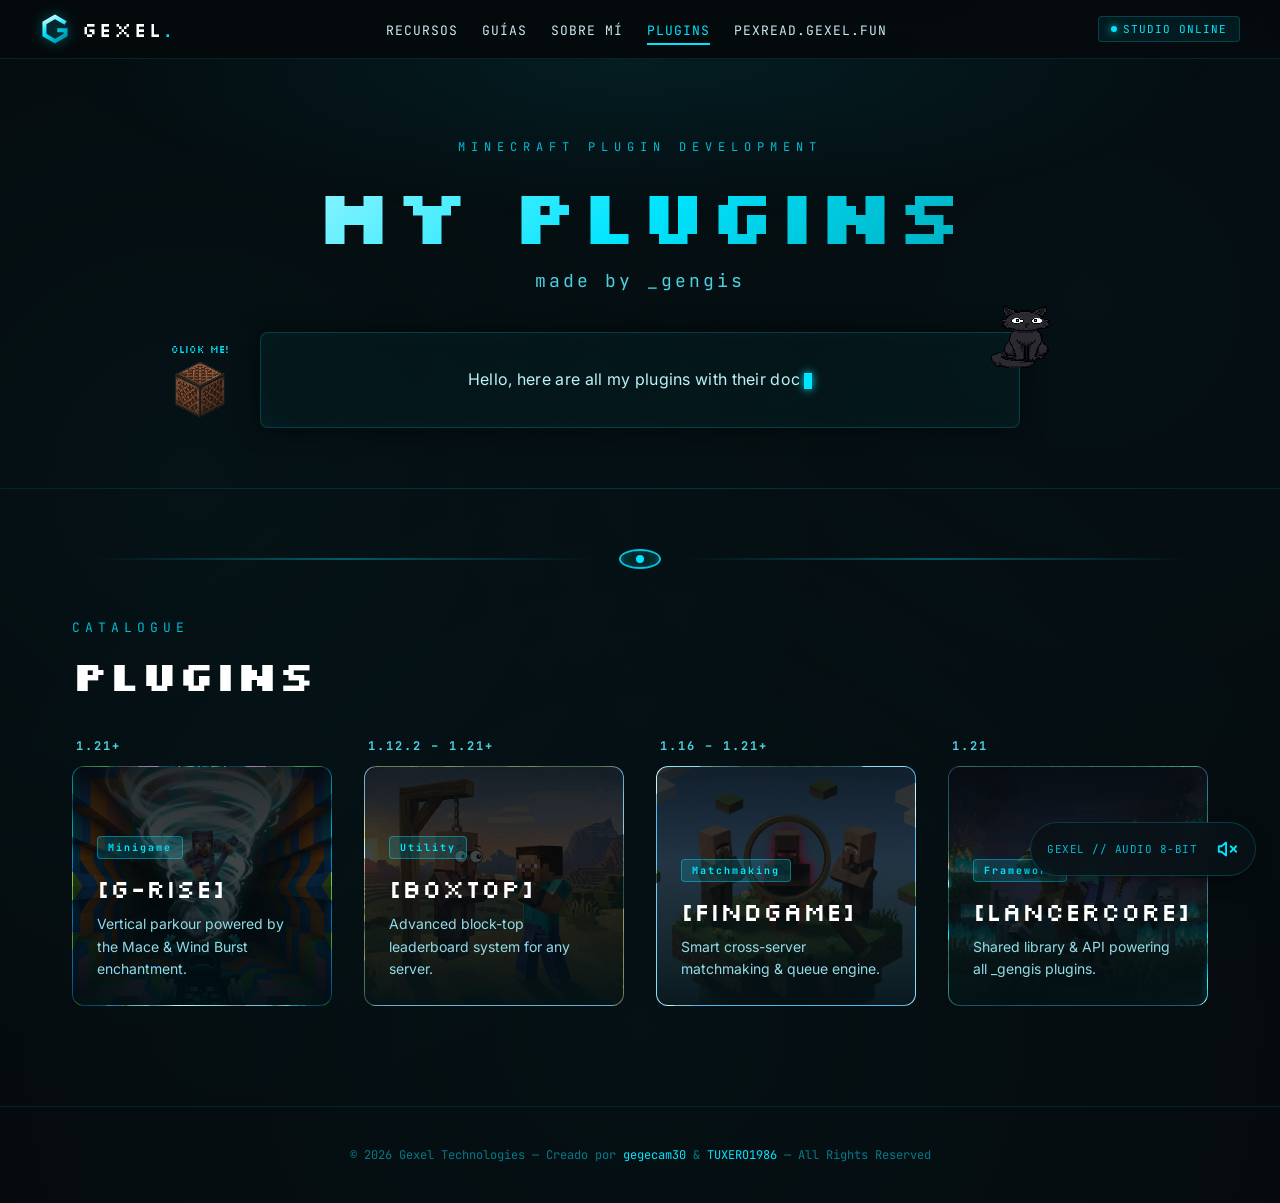
<file: plugins.html>
<!DOCTYPE html>
<html lang="es">
<head>
  <meta charset="UTF-8" />
  <meta name="viewport" content="width=device-width, initial-scale=1.0" />
  <title>Plugins — Gexel</title>

  <link rel="icon" href="icon.ico" type="image/x-icon">
  <link rel="apple-touch-icon" href="apple-touch-icon.png">

  <link rel="preconnect" href="https://fonts.googleapis.com" />
  <link rel="preconnect" href="https://fonts.gstatic.com" crossorigin />
  <link href="https://fonts.googleapis.com/css2?family=Silkscreen&family=JetBrains+Mono:wght@400;600;700&family=Inter:wght@300;400;500;600;700&display=swap" rel="stylesheet" />
  <link rel="stylesheet" href="site.css">

  <style>
    .plugins-section .section-headline { margin-bottom: 36px; }
    .cards-grid { 
      display: grid; 
      grid-template-columns: repeat(auto-fill, minmax(260px, 1fr)); 
      gap: 32px; 
    }

    .card-wrapper { 
      display: flex; 
      flex-direction: column; 
      gap: 12px; 
    }
    
    .card-version {
      font-family: 'JetBrains Mono', monospace; 
      font-size: 12px; 
      font-weight: bold;
      letter-spacing: 2px; 
      color: #4dd0e1; 
      text-transform: uppercase; 
      padding-left: 4px;
    }
    
    .card {
      position: relative; 
      height: 240px; 
      border-radius: 12px; 
      overflow: hidden;
      cursor: pointer; 
      border: 1px solid rgba(0,229,255,0.2);
      transition: transform 0.3s cubic-bezier(.34,1.56,.64,1), box-shadow 0.3s ease, border-color 0.3s ease;
      background-color: #081217; 
      background-size: cover; 
      background-position: center; 
      display: block; 
      text-decoration: none;
    }
    
    .card:hover, .card:focus-visible {
      transform: translateY(6px) scale(0.98); 
      border-color: rgba(0,229,255,0.8);
      box-shadow: 0 0 0 1px rgba(0,229,255,0.6), 0 0 30px rgba(0,229,255,0.3), 0 20px 40px rgba(0,0,0,0.6);
    }
    
    .card-overlay {
      position: absolute; 
      inset: 0; 
      z-index: 1; 
      transition: background 0.3s ease;
      background: linear-gradient(180deg, rgba(3, 8, 11, 0.85) 0%, rgba(3, 8, 11, 0.75) 40%, rgba(0, 15, 20, 0.95) 100%);
    }
    
    .card:hover .card-overlay {
      background: linear-gradient(180deg, rgba(3, 8, 11, 0.70) 0%, rgba(3, 8, 11, 0.60) 40%, rgba(0, 15, 20, 0.90) 100%);
    }
    
    .card-shine {
      position: absolute; 
      top: 0; 
      left: -120%; 
      width: 50%; 
      height: 100%; 
      z-index: 2; 
      pointer-events: none; 
      transition: left 0s;
      background: linear-gradient(105deg, transparent 30%, rgba(0,229,255,0.2) 50%, rgba(0,229,255,0.05) 60%, transparent 70%);
    }
    
    .card:hover .card-shine { 
      left: 200%; 
      transition: left 0.7s ease; 
    }

    .card-content { 
      position: relative; 
      z-index: 3; 
      height: 100%; 
      display: flex; 
      flex-direction: column; 
      justify-content: flex-end; 
      padding: 24px; 
    }
    
    .card-tag {
      display: inline-block; 
      font-family: 'JetBrains Mono', monospace; 
      font-size: 10px; 
      font-weight: bold;
      letter-spacing: 2px; 
      background: rgba(0,229,255,0.15); 
      border: 1px solid rgba(0,229,255,0.4);
      color: #00e5ff; 
      padding: 4px 10px; 
      border-radius: 4px; 
      margin-bottom: 12px; 
      width: fit-content;
    }
    
    .card-name { 
      font-family: 'Silkscreen', cursive; 
      font-size: 26px; 
      color: #ffffff; 
      margin-bottom: 8px; 
    }
    
    .card-desc { 
      font-size: 14px; 
      color: #92dce8; 
      line-height: 1.6; 
    }
    
    .card-arrow {
      position: absolute; 
      top: 20px; 
      right: 20px; 
      z-index: 3; 
      opacity: 0; 
      color: #00e5ff; 
      font-size: 22px; 
      font-weight: bold;
      transform: translate(-10px, 10px); 
      transition: opacity 0.3s ease, transform 0.3s ease;
    }
    
    .card:hover .card-arrow { 
      opacity: 1; 
      transform: translate(0, 0); 
    }

    /* Imágenes de fondo */
    .card-grise      { background-image: url('img/grise-bg.jpg'); }
    .card-boxtop     { background-image: url('img/boxtop-bg.jpg'); }
    .card-findgame   { background-image: url('img/findgame-bg.jpg'); }
    .card-lancercore { background-image: url('img/lancercore-bg.jpg'); }

    .hero .intro-text { min-height: 1.8em; }
    @media (max-width: 640px) { .main-wrapper { padding: 0 20px 80px; } .hero { padding: 48px 20px 40px; } }
  </style>
</head>
<body>

  <div id="particles"></div>

  <audio id="bg-music" loop preload="auto"><source src="music/ambient.mp3" type="audio/mpeg"></audio>
  <audio id="note-sound" preload="auto"><source src="music/bit.mp3" type="audio/mpeg"></audio>

  <div class="modal-overlay" id="coupon-modal">
    <div class="modal-content">
      <h3 class="modal-title">SECRET UNLOCKED!</h3>
      <p class="modal-msg">Premium Plugins are coming soon... Stay tuned to this page!</p>
      <button class="action-btn-primary" onclick="document.getElementById('coupon-modal').classList.remove('active')">Got it!</button>
    </div>
  </div>

  <div class="music-wrapper">
    <span class="music-credit">GEXEL // AUDIO 8-BIT</span>
    <button id="music-toggle" class="music-btn" title="Activar/Silenciar Música">
      <span id="music-icon"></span>
    </button>
  </div>

  <nav class="nav-hud">
    <div class="nav-container">
      <a href="index.html" class="brand-group" aria-label="Gexel, inicio">
        <img class="brand-logo" src="logo.svg" alt="" width="30" height="30">
        <div class="brand-title">GEXEL<span>.</span></div>
      </a>

      <ul class="nav-menu">
        <li><a href="index.html">Recursos</a></li>
        <li><a href="guias.html">Guías</a></li>
        <li><a href="sobre-mi.html">Sobre mí</a></li>
        <li><a href="plugins.html" aria-current="page">Plugins</a></li>
        <li class="nav-ext"><a href="https://pexread.gexel.fun" target="_blank" rel="noopener">pexread.gexel.fun</a></li>
      </ul>

      <div class="nav-badge-status">
        <span class="status-dot-blink"></span>
        <span>STUDIO ONLINE</span>
      </div>
    </div>
  </nav>

  <header class="hero">
    <p class="hero-eyebrow">Minecraft Plugin Development</p>
    <h1 class="hero-title">My Plugins</h1>
    <p class="hero-byline">made by _gengis</p>

    <div class="hero-intro-box">
      <div class="note-block-container">
        <span class="click-me-text">CLICK ME!</span>
        <div id="note-block" class="note-block" title="Toca el bloque"></div>
      </div>
      <p class="intro-text"><span id="typed-text"></span><span class="cursor-blink"></span></p>
      <div class="pixel-sprite"></div>
    </div>
  </header>

  <div class="warden-divider"><div class="divider-eye"></div></div>

  <main class="main-wrapper plugins-section">
    <p class="section-eyebrow">Catalogue</p>
    <h2 class="section-headline">Plugins</h2>
    <div class="cards-grid">
      <div class="card-wrapper">
        <span class="card-version">1.21+</span>
        <a class="card card-grise" href="docs/g-rise.html" target="_blank">
          <div class="card-overlay"></div><div class="card-shine"></div><span class="card-arrow">&#8599;</span>
          <div class="card-content">
            <span class="card-tag">Minigame</span><p class="card-name">[G-Rise]</p>
            <p class="card-desc">Vertical parkour powered by the Mace &amp; Wind Burst enchantment.</p>
          </div>
        </a>
      </div>
      <div class="card-wrapper">
        <span class="card-version">1.12.2 &ndash; 1.21+</span>
        <a class="card card-boxtop" href="docs/boxtop.html" target="_blank">
          <div class="card-overlay"></div><div class="card-shine"></div><span class="card-arrow">&#8599;</span>
          <div class="card-content">
            <span class="card-tag">Utility</span><p class="card-name">[BoxTop]</p>
            <p class="card-desc">Advanced block-top leaderboard system for any server.</p>
          </div>
        </a>
      </div>
      <div class="card-wrapper">
        <span class="card-version">1.16 &ndash; 1.21+</span>
        <a class="card card-findgame" href="docs/findgame.html" target="_blank">
          <div class="card-overlay"></div><div class="card-shine"></div><span class="card-arrow">&#8599;</span>
          <div class="card-content">
            <span class="card-tag">Matchmaking</span><p class="card-name">[FindGame]</p>
            <p class="card-desc">Smart cross-server matchmaking &amp; queue engine.</p>
          </div>
        </a>
      </div>
      <div class="card-wrapper">
        <span class="card-version">1.21</span>
        <a class="card card-lancercore" href="docs/lancercore.html" target="_blank">
          <div class="card-overlay"></div><div class="card-shine"></div><span class="card-arrow">&#8599;</span>
          <div class="card-content">
            <span class="card-tag">Framework</span><p class="card-name">[LancerCore]</p>
            <p class="card-desc">Shared library &amp; API powering all _gengis plugins.</p>
          </div>
        </a>
      </div>
    </div>
  </main>

  <footer>
    &copy; 2026 Gexel Technologies &mdash; Creado por <a href="https://github.com/gegecam30" target="_blank" rel="noopener">gegecam30</a> &amp; <a href="https://github.com/TUXERO1986" target="_blank" rel="noopener">TUXERO1986</a> &mdash; All Rights Reserved
  </footer>

  <script src="site.js"></script>
  <script>
    // 2. Texto Animado
    const ENCHANT = 'abcdefghijklmnopqrstuvwxyzABCDEFGHIJKLMNOPQRSTUVWXYZ';
    const MESSAGES = [
      { lang: 'en', text: 'Hello, here are all my plugins with their documentation. Crafted with a focus on performance and clean architecture.' },
      { lang: 'enchant', text: '' },
      { lang: 'es', text: 'Hola, aquí están todos mis plugins con su documentación. Construidos con enfoque en rendimiento y arquitectura limpia.' },
      { lang: 'enchant', text: '' },
    ];

    let msgIdx = 0, charIdx = 0;
    const el = document.getElementById('typed-text');

    function randEnchant(len) {
      let s = '';
      for (let i = 0; i < len; i++) {
        s += ENCHANT[Math.floor(Math.random() * ENCHANT.length)];
      }
      return s;
    }

    function typeNext() {
      const cur = MESSAGES[msgIdx];
      if (cur.lang === 'enchant') { 
        glitchPhase(); 
        return; 
      }
      if (charIdx <= cur.text.length) {
        el.textContent = cur.text.slice(0, charIdx);
        charIdx++;
        setTimeout(typeNext, charIdx < 5 ? 55 : 24);
      } else { 
        setTimeout(erasePhase, 3500); 
      }
    }

    function erasePhase() {
      if (charIdx > 0) {
        charIdx--;
        el.textContent = MESSAGES[msgIdx].text.slice(0, charIdx);
        setTimeout(erasePhase, 10);
      } else {
        msgIdx = (msgIdx + 1) % MESSAGES.length;
        charIdx = 0;
        setTimeout(typeNext, 300);
      }
    }

    function glitchPhase() {
      let rounds = 0; 
      const max = 22, startLen = 45;
      el.style.color = '#00e5ff'; 
      el.style.textShadow = '0 0 10px #00e5ff';
      el.classList.add('is-enchanting'); 

      (function tick() {
        rounds++;
        const len = Math.max(3, startLen - Math.floor(rounds * 1.8));
        el.textContent = randEnchant(len);
        if (rounds < max) {
          setTimeout(tick, 40 + rounds * 4);
        } else {
          el.textContent = ''; 
          el.style.color = ''; 
          el.style.textShadow = '';
          el.classList.remove('is-enchanting'); 
          msgIdx = (msgIdx + 1) % MESSAGES.length; 
          charIdx = 0;
          setTimeout(typeNext, 250);
        }
      })();
    }
    
    setTimeout(typeNext, 800);


    // 3. Bloque musical + cupón (50 clics)
    const noteBlock = document.getElementById('note-block');
    const noteSound = document.getElementById('note-sound');
    const couponModal = document.getElementById('coupon-modal');
    if (noteBlock && noteSound) {
      noteSound.volume = 0.5;
      noteSound.preservesPitch = false;
      if (noteSound.mozPreservesPitch !== undefined) noteSound.mozPreservesPitch = false;
      if (noteSound.webkitPreservesPitch !== undefined) noteSound.webkitPreservesPitch = false;
      let blockClicks = 0;

      noteBlock.addEventListener('click', (e) => {
        e.stopPropagation();
        blockClicks++;
        noteBlock.classList.remove('hit');
        void noteBlock.offsetWidth;
        noteBlock.classList.add('hit');

        noteSound.playbackRate = Math.min(3.0, 1.0 + blockClicks * 0.05);
        noteSound.currentTime = 0;
        noteSound.play().catch(() => console.log('Error audio note block'));

        if (blockClicks === 50) {
          if (couponModal) couponModal.classList.add('active');
          blockClicks = 0;
          noteSound.playbackRate = 1.0;
        }
        window.GexelAudio.startIfAllowed();
      });
    }
    if (couponModal) {
      couponModal.addEventListener('click', (e) => {
        if (e.target === couponModal) couponModal.classList.remove('active');
      });
    }
  </script>
</body>
</html>
</file>
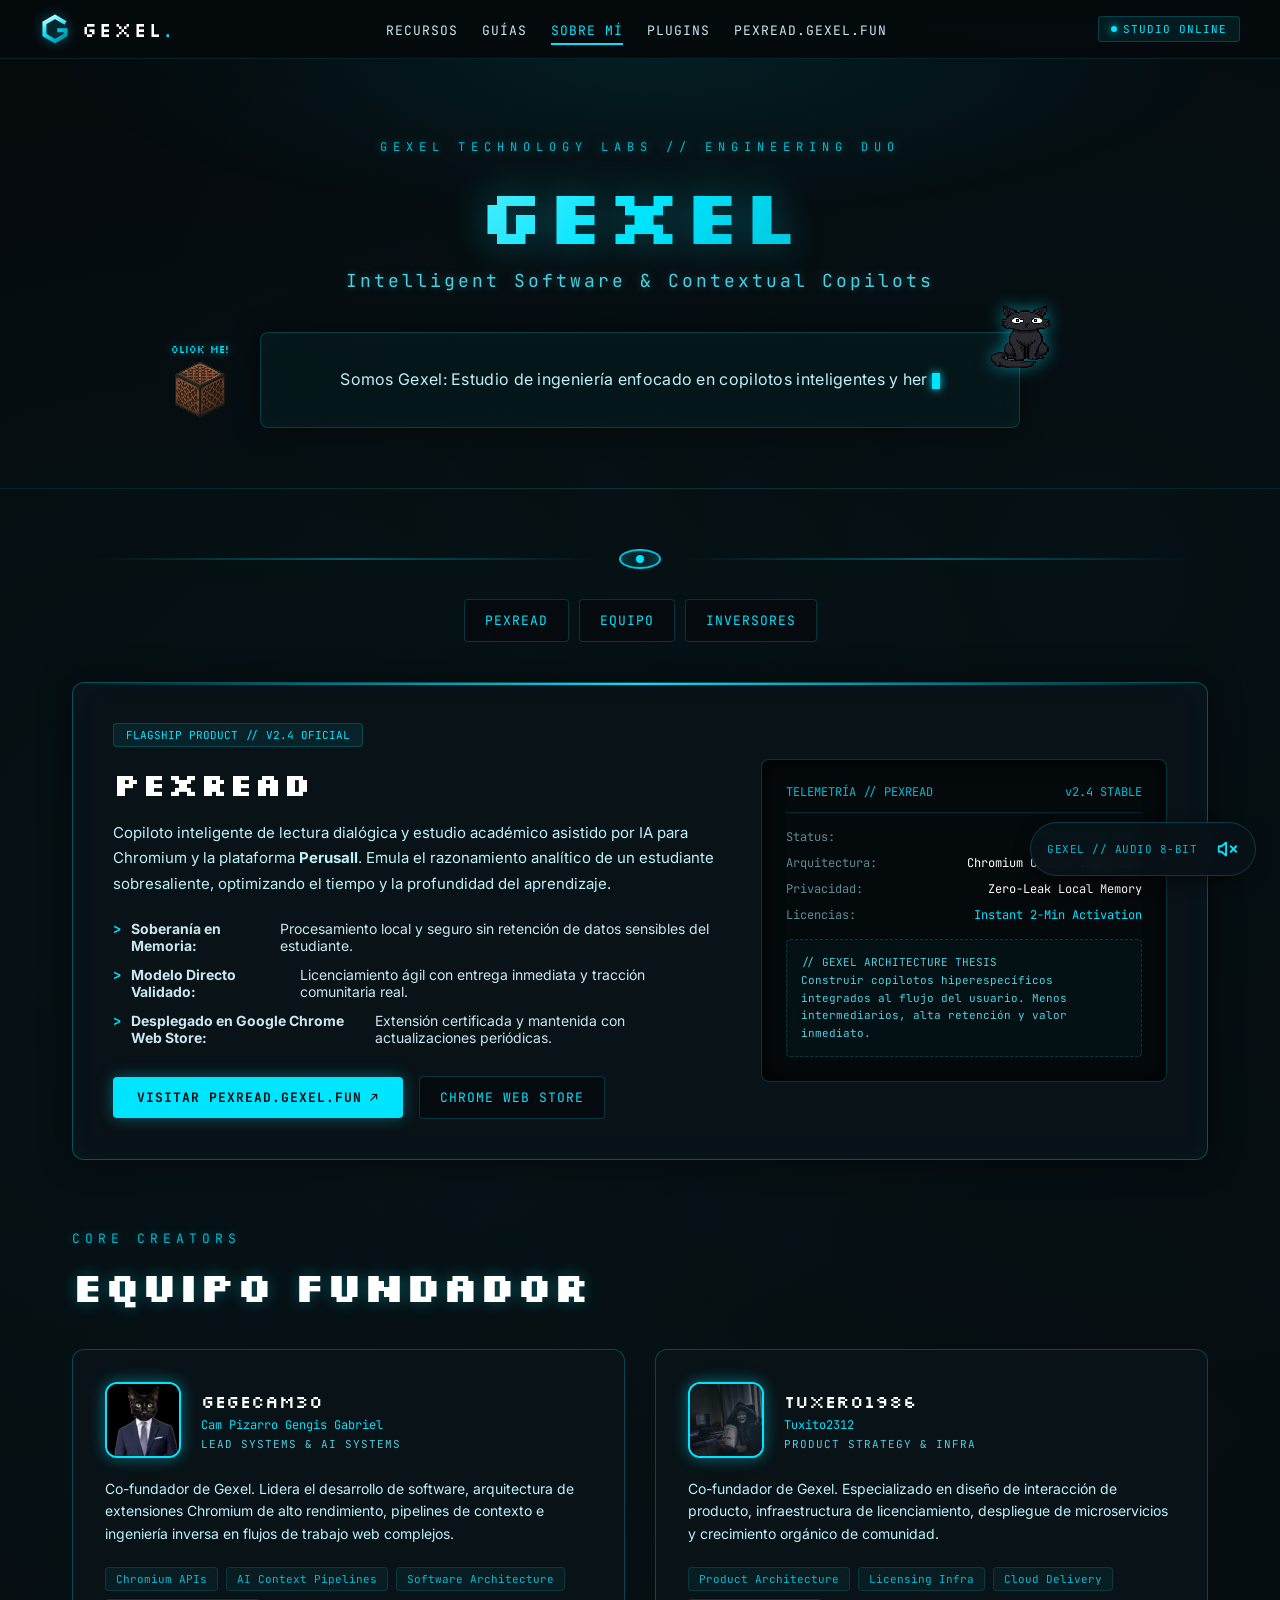
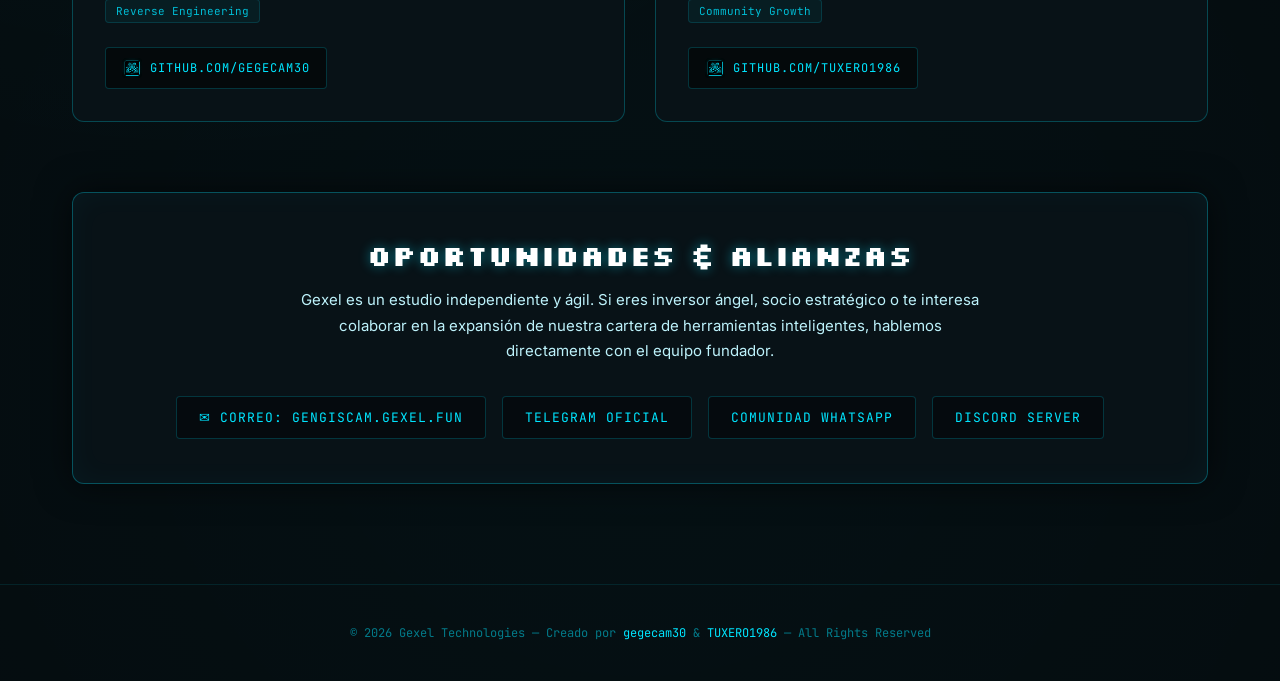
<file: sobre-mi.html>
<!DOCTYPE html>
<html lang="es">
<head>
  <meta charset="UTF-8" />
  <meta name="viewport" content="width=device-width, initial-scale=1.0" />
  <title>Sobre mí — Gexel Software Studio</title>

  <link rel="icon" href="icon.ico" type="image/x-icon">
  <link rel="apple-touch-icon" href="apple-touch-icon.png">
  <link rel="stylesheet" href="site.css">
  
  <link rel="preconnect" href="https://fonts.googleapis.com" />
  <link rel="preconnect" href="https://fonts.gstatic.com" crossorigin />
  <link href="https://fonts.googleapis.com/css2?family=Silkscreen&family=JetBrains+Mono:wght@400;600;700&family=Inter:wght@300;400;500;600;700&display=swap" rel="stylesheet" />

  <style>
    *, *::before, *::after { 
      box-sizing: border-box; 
      margin: 0; 
      padding: 0; 
    }

    /* ── Custom Fonts ── */
    @font-face { 
      font-family: 'Galactic'; 
      src: url('fonts/minecraft-enchantment.ttf') format('truetype'); 
    }

    :root {
      --bg: #050a0d;
      --bg-card: #081217;
      --cyan: #00e5ff;
      --cyan-dim: #00bcd4;
      --cyan-glow: rgba(0, 229, 255, 0.45);
      --border-cyan: rgba(0, 229, 255, 0.2);
      --border-hover: rgba(0, 229, 255, 0.8);
      --text-main: #c9e8f0;
      --text-light: #ffffff;
      --text-muted: #5e8c97;
    }

    body {
      background: var(--bg);
      color: var(--text-main);
      font-family: 'Inter', sans-serif;
      min-height: 100vh;
      overflow-x: hidden;
      background-image: 
        radial-gradient(circle at 15% 40%, rgba(0, 229, 255, 0.04) 0%, transparent 50%),
        radial-gradient(circle at 85% 25%, rgba(0, 188, 212, 0.04) 0%, transparent 50%),
        radial-gradient(circle at 50% 85%, rgba(0, 229, 255, 0.03) 0%, transparent 60%);
      position: relative;
    }

      /* ── Hero Section (Non-Generic HUD Style) ── */
    .hero {
      position: relative;
      z-index: 1;
      padding: 80px 24px 60px;
      text-align: center;
      background: radial-gradient(ellipse 65% 55% at 50% 0%, rgba(0, 229, 255, 0.08) 0%, transparent 70%);
      border-bottom: 1px solid rgba(0, 229, 255, 0.1);
    }

    .hero-eyebrow {
      font-family: 'JetBrains Mono', monospace;
      font-size: 12px;
      letter-spacing: 6px;
      color: var(--cyan-dim);
      text-transform: uppercase;
      margin-bottom: 18px;
      text-shadow: 0 0 10px rgba(0, 188, 212, 0.5);
    }

    .hero-title {
      font-family: 'Silkscreen', cursive;
      font-size: clamp(38px, 6vw, 76px);
      letter-spacing: 2px;
      line-height: 1.1;
      margin-bottom: 12px;
      background: linear-gradient(135deg, #ffffff 0%, #00e5ff 50%, #00838f 100%);
      -webkit-background-clip: text;
      -webkit-text-fill-color: transparent;
      background-clip: text;
      filter: drop-shadow(0 0 20px rgba(0, 229, 255, 0.35));
    }

    .hero-byline {
      font-family: 'JetBrains Mono', monospace;
      font-size: clamp(14px, 1.8vw, 18px);
      letter-spacing: 3px;
      color: #4dd0e1;
      margin-bottom: 40px;
      text-shadow: 0 0 8px rgba(77, 208, 225, 0.4);
    }

    /* ── Hero Intro Terminal Box (Custom Interactive) ── */
    .hero-intro-box {
      margin: 0 auto;
      max-width: 760px;
      min-height: 96px;
      background: rgba(0, 229, 255, 0.03);
      border: 1px solid rgba(0, 229, 255, 0.2);
      border-radius: 8px;
      padding: 24px 36px;
      display: flex;
      align-items: center;
      justify-content: center;
      box-shadow: inset 0 0 25px rgba(0, 229, 255, 0.03), 0 0 25px rgba(0, 0, 0, 0.6);
      position: relative;
    }

    .intro-text {
      font-family: 'Inter', sans-serif;
      font-size: 16px;
      line-height: 1.8;
      color: #bdf2fb;
      letter-spacing: 0.3px;
    }

    .cursor-blink {
      display: inline-block;
      width: 8px;
      height: 1em;
      background: var(--cyan);
      margin-left: 4px;
      vertical-align: middle;
      animation: blink 0.8s step-end infinite;
      box-shadow: 0 0 8px var(--cyan);
    }

    @keyframes blink {
      0%, 100% { opacity: 1; }
      50% { opacity: 0; }
    }

    .is-enchanting {
      font-family: 'Galactic', sans-serif !important;
      font-size: 19px;
      letter-spacing: 3px;
    }

    /* Note block easter egg */
    .note-block-container {
      position: absolute;
      left: -90px;
      top: 50%;
      transform: translateY(-50%);
      display: flex;
      flex-direction: column;
      align-items: center;
      gap: 6px;
      z-index: 10;
    }

    .click-me-text {
      font-family: 'Silkscreen', cursive;
      font-size: 10px;
      color: var(--cyan);
      text-shadow: 0 0 8px rgba(0, 229, 255, 0.6);
      animation: bounceText 1.5s infinite;
    }

    @keyframes bounceText {
      0%, 100% { transform: translateY(0); }
      50% { transform: translateY(-4px); }
    }

    .note-block {
      width: 56px;
      height: 56px;
      background-image: url('note-block.png');
      background-size: cover;
      image-rendering: pixelated;
      cursor: pointer;
      transition: filter 0.2s, transform 0.2s;
    }

    .note-block:hover {
      filter: brightness(1.25);
      transform: scale(1.05);
    }

    .note-block.hit {
      animation: blockJump 0.2s ease-out;
    }

    @keyframes blockJump {
      0% { transform: translateY(0); }
      50% { transform: translateY(-12px); }
      100% { transform: translateY(0); }
    }

    .pixel-sprite {
      position: absolute;
      right: -36px;
      top: -28px;
      width: 64px;
      height: 64px;
      background: url('sprite.png') left center;
      animation: playSprite 0.8s steps(4) infinite;
      z-index: 5;
      filter: drop-shadow(0 0 8px rgba(0, 229, 255, 0.5));
    }

    @keyframes playSprite {
      100% { background-position: -256px; }
    }

    /* ── Warden Glowing Eye Divider ── */
    .warden-divider {
      position: relative;
      z-index: 1;
      display: flex;
      align-items: center;
      gap: 20px;
      padding: 0 48px;
      margin: 60px 0 50px;
      max-width: 1200px;
      margin-left: auto;
      margin-right: auto;
    }

    .warden-divider::before,
    .warden-divider::after {
      content: '';
      flex: 1;
      height: 2px;
      background: linear-gradient(90deg, transparent, rgba(0,229,255,0.35), transparent);
    }

    .divider-eye {
      flex-shrink: 0;
      width: 42px;
      height: 20px;
      border: 2px solid rgba(0, 229, 255, 0.85);
      border-radius: 50%;
      position: relative;
      box-shadow: 0 0 15px rgba(0, 229, 255, 0.25) inset;
    }

    .divider-eye::after {
      content: '';
      position: absolute;
      top: 50%;
      left: 50%;
      transform: translate(-50%, -50%);
      width: 8px;
      height: 8px;
      background: var(--cyan);
      border-radius: 50%;
      animation: eyePulse 3s ease-in-out infinite;
    }

    @keyframes eyePulse {
      0%, 100% { opacity: 1; box-shadow: 0 0 10px var(--cyan), 0 0 20px rgba(0,229,255,0.7); }
      50% { opacity: 0.15; box-shadow: none; }
    }

    /* ── Main Container ── */
    .main-wrapper {
      max-width: 1200px;
      margin: 0 auto;
      padding: 0 32px 100px;
      position: relative;
      z-index: 1;
    }

    /* Section Labels & Headers */
    .section-eyebrow {
      font-family: 'JetBrains Mono', monospace;
      font-size: 13px;
      letter-spacing: 5px;
      color: var(--cyan-dim);
      text-transform: uppercase;
      margin-bottom: 12px;
      text-shadow: 0 0 8px rgba(0, 188, 212, 0.4);
    }

    .section-headline {
      font-family: 'Silkscreen', cursive;
      font-size: clamp(28px, 4vw, 42px);
      color: #ffffff;
      margin-bottom: 36px;
      text-shadow: 0 0 15px rgba(0, 229, 255, 0.3);
    }

    /* ── Flagship Showcase: PexRead ── */
    .flagship-box {
      background: #081217;
      border: 1px solid rgba(0, 229, 255, 0.3);
      border-radius: 12px;
      padding: 40px;
      box-shadow: inset 0 0 30px rgba(0, 229, 255, 0.03), 0 0 30px rgba(0, 0, 0, 0.6);
      position: relative;
      overflow: hidden;
      margin-bottom: 70px;
    }

    .flagship-box::before {
      content: '';
      position: absolute;
      top: 0;
      left: 0;
      width: 100%;
      height: 2px;
      background: linear-gradient(90deg, transparent, var(--cyan), transparent);
    }

    .flagship-grid {
      display: grid;
      grid-template-columns: 1.2fr 0.8fr;
      gap: 40px;
      align-items: center;
    }

    .flagship-badge {
      display: inline-flex;
      align-items: center;
      gap: 8px;
      font-family: 'JetBrains Mono', monospace;
      font-size: 11px;
      color: var(--cyan);
      background: rgba(0, 229, 255, 0.08);
      border: 1px solid var(--border-cyan);
      padding: 4px 12px;
      border-radius: 4px;
      text-transform: uppercase;
      margin-bottom: 16px;
    }

    .flagship-title {
      font-family: 'Silkscreen', cursive;
      font-size: 32px;
      color: #fff;
      margin-bottom: 16px;
      letter-spacing: 1px;
    }

    .flagship-desc {
      font-size: 15px;
      line-height: 1.7;
      color: #bdf2fb;
      margin-bottom: 24px;
    }

    .flagship-points {
      list-style: none;
      display: flex;
      flex-direction: column;
      gap: 12px;
      margin-bottom: 30px;
    }

    .flagship-points li {
      display: flex;
      align-items: flex-start;
      gap: 10px;
      font-size: 14px;
      color: var(--text-main);
    }

    .flagship-points li::before {
      content: '>';
      font-family: 'JetBrains Mono', monospace;
      color: var(--cyan);
      font-weight: bold;
    }

    .flagship-actions {
      display: flex;
      align-items: center;
      gap: 16px;
      flex-wrap: wrap;
    }

    .action-btn-primary {
      display: inline-flex;
      align-items: center;
      gap: 8px;
      padding: 12px 24px;
      background: var(--cyan);
      color: #050a0d;
      font-family: 'JetBrains Mono', monospace;
      font-size: 13px;
      font-weight: 700;
      text-decoration: none;
      text-transform: uppercase;
      letter-spacing: 1px;
      border-radius: 4px;
      transition: all 0.25s ease;
      box-shadow: 0 0 15px rgba(0, 229, 255, 0.35);
      border: none;
      cursor: pointer;
    }

    .action-btn-primary:hover {
      background: #fff;
      box-shadow: 0 0 25px rgba(0, 229, 255, 0.6);
      transform: translateY(-2px);
    }

    .action-btn-outline {
      display: inline-flex;
      align-items: center;
      gap: 8px;
      padding: 12px 20px;
      background: rgba(5, 10, 13, 0.85);
      border: 1px solid var(--border-cyan);
      color: var(--cyan);
      font-family: 'JetBrains Mono', monospace;
      font-size: 13px;
      text-decoration: none;
      text-transform: uppercase;
      letter-spacing: 1px;
      border-radius: 4px;
      transition: all 0.25s ease;
    }

    .action-btn-outline:hover {
      border-color: var(--cyan);
      background: rgba(0, 229, 255, 0.08);
      transform: translateY(-2px);
    }

    /* Flagship Technical HUD Card */
    .tech-hud-card {
      background: #04090c;
      border: 1px solid rgba(0, 229, 255, 0.2);
      border-radius: 8px;
      padding: 24px;
      font-family: 'JetBrains Mono', monospace;
      font-size: 12px;
      box-shadow: inset 0 0 20px rgba(0, 0, 0, 0.8);
    }

    .tech-hud-header {
      display: flex;
      justify-content: space-between;
      border-bottom: 1px solid rgba(0, 229, 255, 0.15);
      padding-bottom: 12px;
      margin-bottom: 16px;
      color: var(--cyan-dim);
    }

    .tech-hud-row {
      display: flex;
      justify-content: space-between;
      margin-bottom: 10px;
      color: var(--text-muted);
    }

    .tech-hud-row span.val {
      color: #fff;
    }

    .tech-hud-row span.val.cyan {
      color: var(--cyan);
    }

    .tech-hud-codeblock {
      background: rgba(0, 229, 255, 0.04);
      border: 1px dashed rgba(0, 229, 255, 0.2);
      padding: 14px;
      border-radius: 4px;
      margin-top: 16px;
      color: #4dd0e1;
      font-size: 11px;
      line-height: 1.6;
    }

    /* ── The 2-Founder Team Section ── */
    .team-cards-grid {
      display: grid;
      grid-template-columns: repeat(auto-fit, minmax(320px, 1fr));
      gap: 30px;
      margin-bottom: 70px;
    }

    .founder-card {
      background: #081217;
      border: 1px solid rgba(0, 229, 255, 0.25);
      border-radius: 12px;
      padding: 32px;
      transition: all 0.3s cubic-bezier(.34,1.56,.64,1);
      position: relative;
      overflow: hidden;
      display: flex;
      flex-direction: column;
    }

    .founder-card:hover {
      transform: translateY(-5px);
      border-color: rgba(0, 229, 255, 0.8);
      box-shadow: 0 0 30px rgba(0, 229, 255, 0.25);
    }

    .founder-top {
      display: flex;
      align-items: center;
      gap: 20px;
      margin-bottom: 20px;
    }

    .founder-avatar-img {
      width: 76px;
      height: 76px;
      border-radius: 12px;
      border: 2px solid var(--cyan);
      box-shadow: 0 0 15px var(--cyan-glow);
      object-fit: cover;
      background: #030709;
    }

    .founder-handle-box {
      display: flex;
      flex-direction: column;
    }

    .founder-name {
      font-family: 'Silkscreen', cursive;
      font-size: 18px;
      color: #fff;
    }

    .founder-gh-tag {
      font-family: 'JetBrains Mono', monospace;
      font-size: 12px;
      color: var(--cyan);
      margin-top: 4px;
    }

    .founder-role-badge {
      font-family: 'JetBrains Mono', monospace;
      font-size: 11px;
      color: #4dd0e1;
      letter-spacing: 1px;
      text-transform: uppercase;
      margin-top: 4px;
    }

    .founder-bio {
      font-size: 14px;
      color: #bdf2fb;
      line-height: 1.6;
      margin-bottom: 22px;
      flex-grow: 1;
    }

    .founder-skills-box {
      display: flex;
      flex-wrap: wrap;
      gap: 8px;
      margin-bottom: 24px;
    }

    .founder-skill-tag {
      font-family: 'JetBrains Mono', monospace;
      font-size: 11px;
      padding: 4px 10px;
      background: rgba(0, 229, 255, 0.05);
      border: 1px solid rgba(0, 229, 255, 0.15);
      border-radius: 4px;
      color: var(--cyan-dim);
    }

    .founder-gh-btn {
      display: inline-flex;
      align-items: center;
      gap: 8px;
      padding: 10px 16px;
      background: rgba(0, 0, 0, 0.5);
      border: 1px solid var(--border-cyan);
      border-radius: 4px;
      color: var(--cyan);
      font-family: 'JetBrains Mono', monospace;
      font-size: 12px;
      text-decoration: none;
      text-transform: uppercase;
      letter-spacing: 1px;
      transition: all 0.2s ease;
      width: fit-content;
    }

    .founder-gh-btn:hover {
      background: rgba(0, 229, 255, 0.15);
      border-color: var(--cyan);
      color: #fff;
    }

    .founder-gh-btn img {
      width: 20px;
      height: 20px;
      border-radius: 4px;
      image-rendering: pixelated;
    }

    .anchor-row {
      position: relative; z-index: 1;
      display: flex; flex-wrap: wrap; justify-content: center; gap: 10px;
      margin: -20px auto 40px; padding: 0 20px;
    }
    .anchor-row a { text-decoration: none; }

    /* ── Investor Desk / Contact (Styled for Gexel) ── */
    .investor-box {
      background: #081217;
      border: 1px solid rgba(0, 229, 255, 0.3);
      border-radius: 12px;
      padding: 44px 32px;
      text-align: center;
      box-shadow: inset 0 0 30px rgba(0, 229, 255, 0.04), 0 0 35px rgba(0, 0, 0, 0.6);
      position: relative;
    }

    .investor-title {
      font-family: 'Silkscreen', cursive;
      font-size: 28px;
      color: #fff;
      margin-bottom: 14px;
      text-shadow: 0 0 12px var(--cyan-glow);
    }

    .investor-text {
      max-width: 680px;
      margin: 0 auto 32px;
      color: #bdf2fb;
      font-size: 15px;
      line-height: 1.7;
    }

    .contact-channels-grid {
      display: flex;
      justify-content: center;
      align-items: center;
      gap: 16px;
      flex-wrap: wrap;
    }

    .channel-btn {
      display: inline-flex;
      align-items: center;
      gap: 10px;
      padding: 12px 22px;
      background: rgba(5, 10, 13, 0.85);
      border: 1px solid var(--border-cyan);
      border-radius: 4px;
      color: var(--cyan);
      font-family: 'JetBrains Mono', monospace;
      font-size: 13px;
      text-decoration: none;
      text-transform: uppercase;
      letter-spacing: 1px;
      transition: all 0.25s ease;
      cursor: pointer;
    }

    .channel-btn:hover {
      background: rgba(0, 229, 255, 0.12);
      border-color: var(--cyan);
      box-shadow: 0 0 15px rgba(0, 229, 255, 0.3);
      transform: translateY(-2px);
    }

    /* ── Modal Copy Email ── */
    .modal-overlay {
      position: fixed;
      inset: 0;
      background: rgba(3, 8, 11, 0.92);
      backdrop-filter: blur(8px);
      z-index: 999;
      display: flex;
      align-items: center;
      justify-content: center;
      opacity: 0;
      pointer-events: none;
      transition: opacity 0.3s ease;
    }

    .modal-overlay.active {
      opacity: 1;
      pointer-events: auto;
    }

    .modal-content {
      background: #081217;
      border: 2px solid var(--cyan);
      border-radius: 12px;
      padding: 40px;
      text-align: center;
      max-width: 480px;
      width: 90%;
      box-shadow: 0 0 45px rgba(0, 229, 255, 0.25);
    }

    .modal-title {
      font-family: 'Silkscreen', cursive;
      font-size: 22px;
      color: #fff;
      margin-bottom: 12px;
    }

    .modal-msg {
      font-size: 14px;
      color: #bdf2fb;
      margin-bottom: 24px;
    }

    .copy-input-row {
      display: flex;
      border: 1px solid var(--border-cyan);
      border-radius: 4px;
      overflow: hidden;
      margin-bottom: 24px;
    }

    .copy-input {
      flex: 1;
      padding: 12px;
      background: rgba(0, 0, 0, 0.5);
      border: none;
      color: var(--cyan);
      font-family: 'JetBrains Mono', monospace;
      font-size: 13px;
      outline: none;
    }

    .copy-action-btn {
      background: var(--cyan);
      color: #050a0d;
      border: none;
      padding: 0 20px;
      font-family: 'Silkscreen', cursive;
      font-size: 12px;
      cursor: pointer;
      transition: background 0.2s;
    }

    .copy-action-btn:hover {
      background: #fff;
    }

    .modal-close-link {
      background: transparent;
      border: none;
      color: rgba(0, 229, 255, 0.5);
      font-family: 'JetBrains Mono', monospace;
      font-size: 11px;
      cursor: pointer;
      text-decoration: underline;
    }

    /* ── Footer ── */
    footer {
      text-align: center;
      padding: 40px 20px;
      border-top: 1px solid rgba(0,229,255,0.1);
      font-family: 'JetBrains Mono', monospace;
      font-size: 12px;
      color: rgba(0,229,255,0.5);
      position: relative;
      z-index: 1;
    }

    footer a {
      color: var(--cyan);
      text-decoration: none;
    }

    /* Responsive */
    @media (max-width: 860px) {
      .flagship-grid {
        grid-template-columns: 1fr;
      }
      .note-block-container {
        display: none;
      }
      .pixel-sprite {
        display: none;
      }
      .warden-divider {
        padding: 0 20px;
      }
    }
  </style>
</head>
<body>

  <!-- Floating Particles Canvas -->
  <div id="particles"></div>

  <!-- Audio Elements from Myweb -->
  <audio id="bg-music" loop preload="auto"><source src="music/ambient.mp3" type="audio/mpeg"></audio>
  <audio id="note-sound" preload="auto"><source src="music/bit.mp3" type="audio/mpeg"></audio>

  <!-- Background Music Toggle -->
  <div class="music-wrapper">
    <span class="music-credit">GEXEL // AUDIO 8-BIT</span>
    <button id="music-toggle" class="music-btn" title="Activar/Silenciar Música">
      <span id="music-icon"></span>
    </button>
  </div>

  <nav class="nav-hud">
    <div class="nav-container">
      <a href="index.html" class="brand-group" aria-label="Gexel, inicio">
        <img class="brand-logo" src="logo.svg" alt="" width="30" height="30">
        <div class="brand-title">GEXEL<span>.</span></div>
      </a>

      <ul class="nav-menu">
        <li><a href="index.html">Recursos</a></li>
        <li><a href="guias.html">Guías</a></li>
        <li><a href="sobre-mi.html" aria-current="page">Sobre mí</a></li>
        <li><a href="plugins.html">Plugins</a></li>
        <li class="nav-ext"><a href="https://pexread.gexel.fun" target="_blank" rel="noopener">pexread.gexel.fun</a></li>
      </ul>

      <div class="nav-badge-status">
        <span class="status-dot-blink"></span>
        <span>STUDIO ONLINE</span>
      </div>
    </div>
  </nav>

  <!-- Hero Section (Custom HUD Style inspired by Myweb) -->
  <header class="hero">
    <p class="hero-eyebrow">GEXEL TECHNOLOGY LABS // ENGINEERING DUO</p>
    <h1 class="hero-title">GEXEL</h1>
    <p class="hero-byline">Intelligent Software &amp; Contextual Copilots</p>

    <div class="hero-intro-box">
      <div class="note-block-container">
        <span class="click-me-text">CLICK ME!</span>
        <div id="note-block" class="note-block" title="Toca el bloque"></div>
      </div>

      <p class="intro-text">
        <span id="typed-text"></span><span class="cursor-blink"></span>
      </p>

      <div class="pixel-sprite"></div>
    </div>
  </header>

  <!-- Warden Pulsing Eye Divider -->
  <div class="warden-divider">
    <div class="divider-eye"></div>
  </div>

  <div class="anchor-row">
    <a class="action-btn-outline" href="#flagship">PexRead</a>
    <a class="action-btn-outline" href="#team">Equipo</a>
    <a class="action-btn-outline" href="#investors">Inversores</a>
  </div>

  <!-- Main Content Wrapper -->
  <main class="main-wrapper">

    <!-- Flagship Product: PexRead -->
    <section id="flagship" class="flagship-box">
      <div class="flagship-grid">
        <div>
          <div class="flagship-badge">
            <span>FLAGSHIP PRODUCT // v2.4 OFICIAL</span>
          </div>
          <h2 class="flagship-title">PexRead</h2>
          <p class="flagship-desc">
            Copiloto inteligente de lectura dialógica y estudio académico asistido por IA para Chromium y la plataforma <strong>Perusall</strong>. Emula el razonamiento analítico de un estudiante sobresaliente, optimizando el tiempo y la profundidad del aprendizaje.
          </p>

          <ul class="flagship-points">
            <li><strong>Soberanía en Memoria:</strong> Procesamiento local y seguro sin retención de datos sensibles del estudiante.</li>
            <li><strong>Modelo Directo Validado:</strong> Licenciamiento ágil con entrega inmediata y tracción comunitaria real.</li>
            <li><strong>Desplegado en Google Chrome Web Store:</strong> Extensión certificada y mantenida con actualizaciones periódicas.</li>
          </ul>

          <div class="flagship-actions">
            <a href="https://pexread.gexel.fun" target="_blank" rel="noopener noreferrer" class="action-btn-primary">
              <span>Visitar pexread.gexel.fun</span>
              <span>&#8599;</span>
            </a>
            <a href="https://chromewebstore.google.com/detail/perusall-smart-co-pilot/mdjllgchpbdiempomlnhcjbllceeecbf" target="_blank" rel="noopener noreferrer" class="action-btn-outline">
              <span>Chrome Web Store</span>
            </a>
          </div>
        </div>

        <div>
          <div class="tech-hud-card">
            <div class="tech-hud-header">
              <span>TELEMETRÍA // PEXREAD</span>
              <span>v2.4 STABLE</span>
            </div>
            <div class="tech-hud-row">
              <span>Status:</span>
              <span class="val cyan">PRODUCTION [OK]</span>
            </div>
            <div class="tech-hud-row">
              <span>Arquitectura:</span>
              <span class="val">Chromium Client Ingestion</span>
            </div>
            <div class="tech-hud-row">
              <span>Privacidad:</span>
              <span class="val">Zero-Leak Local Memory</span>
            </div>
            <div class="tech-hud-row">
              <span>Licencias:</span>
              <span class="val cyan">Instant 2-Min Activation</span>
            </div>
            <div class="tech-hud-codeblock">
              // GEXEL ARCHITECTURE THESIS<br>
              Construir copilotos hiperespecíficos integrados al flujo del usuario. Menos intermediarios, alta retención y valor inmediato.
            </div>
          </div>
        </div>
      </div>
    </section>

    <!-- The 2-Founder Team Section -->
    <section id="team">
      <p class="section-eyebrow">CORE CREATORS</p>
      <h2 class="section-headline">Equipo Fundador</h2>

      <div class="team-cards-grid">
        <!-- Founder 1: gegecam30 -->
        <div class="founder-card">
          <div class="founder-top">
            <img src="gegecam.png" alt="gegecam30 avatar" class="founder-avatar-img" />
            <div class="founder-handle-box">
              <span class="founder-name">gegecam30</span>
              <span class="founder-gh-tag">Cam Pizarro Gengis Gabriel</span>
              <span class="founder-role-badge">Lead Systems &amp; AI Systems</span>
            </div>
          </div>

          <p class="founder-bio">
            Co-fundador de Gexel. Lidera el desarrollo de software, arquitectura de extensiones Chromium de alto rendimiento, pipelines de contexto e ingeniería inversa en flujos de trabajo web complejos.
          </p>

          <div class="founder-skills-box">
            <span class="founder-skill-tag">Chromium APIs</span>
            <span class="founder-skill-tag">AI Context Pipelines</span>
            <span class="founder-skill-tag">Software Architecture</span>
            <span class="founder-skill-tag">Reverse Engineering</span>
          </div>

          <a href="https://github.com/gegecam30" target="_blank" rel="noopener noreferrer" class="founder-gh-btn">
            <img src="img/icon_github.png" alt="GitHub" />
            <span>github.com/gegecam30</span>
          </a>
        </div>

        <!-- Founder 2: TUXERO1986 -->
        <div class="founder-card">
          <div class="founder-top">
            <img src="tuxero.png" alt="TUXERO1986 avatar" class="founder-avatar-img" />
            <div class="founder-handle-box">
              <span class="founder-name">TUXERO1986</span>
              <span class="founder-gh-tag">Tuxito2312</span>
              <span class="founder-role-badge">Product Strategy &amp; Infra</span>
            </div>
          </div>

          <p class="founder-bio">
            Co-fundador de Gexel. Especializado en diseño de interacción de producto, infraestructura de licenciamiento, despliegue de microservicios y crecimiento orgánico de comunidad.
          </p>

          <div class="founder-skills-box">
            <span class="founder-skill-tag">Product Architecture</span>
            <span class="founder-skill-tag">Licensing Infra</span>
            <span class="founder-skill-tag">Cloud Delivery</span>
            <span class="founder-skill-tag">Community Growth</span>
          </div>

          <a href="https://github.com/TUXERO1986" target="_blank" rel="noopener noreferrer" class="founder-gh-btn">
            <img src="img/icon_github.png" alt="GitHub" />
            <span>github.com/TUXERO1986</span>
          </a>
        </div>
      </div>
    </section>

    <!-- Investor Desk / Contact Section -->
    <section id="investors" class="investor-box">
      <h2 class="investor-title">Oportunidades &amp; Alianzas</h2>
      <p class="investor-text">
        Gexel es un estudio independiente y ágil. Si eres inversor ángel, socio estratégico o te interesa colaborar en la expansión de nuestra cartera de herramientas inteligentes, hablemos directamente con el equipo fundador.
      </p>

      <div class="contact-channels-grid">
        <button class="channel-btn" onclick="openContactModal()">
          <span>✉ Correo: gengiscam.gexel.fun</span>
        </button>
        <a href="https://t.me/+kGDzj1dmtOs1MTdh" target="_blank" rel="noopener noreferrer" class="channel-btn">
          <span>Telegram Oficial</span>
        </a>
        <a href="https://chat.whatsapp.com/L8FkTKsYhHQ2DMeQOAk0c5" target="_blank" rel="noopener noreferrer" class="channel-btn">
          <span>Comunidad WhatsApp</span>
        </a>
        <a href="https://discord.gg/JPHfryuMeY" target="_blank" rel="noopener noreferrer" class="channel-btn">
          <span>Discord Server</span>
        </a>
      </div>
    </section>

  </main>

  <!-- Footer -->
  <footer>
    &copy; 2026 Gexel Technologies &mdash; Creado por <a href="https://github.com/gegecam30" target="_blank">gegecam30</a> &amp; <a href="https://github.com/TUXERO1986" target="_blank">TUXERO1986</a> &mdash; All Rights Reserved
  </footer>

  <!-- Contact Modal -->
  <div class="modal-overlay" id="contact-modal">
    <div class="modal-content">
      <h3 class="modal-title">Contacto Directo</h3>
      <p class="modal-msg">Escríbenos para consultas de inversión, alianzas de distribución o soporte técnico.</p>

      <div class="copy-input-row">
        <input type="text" value="gengiscam@gexel.fun" id="email-value" class="copy-input" readonly />
        <button class="copy-action-btn" id="btn-copy" onclick="copyEmail()">Copiar</button>
      </div>

      <button class="modal-close-link" onclick="closeContactModal()">[ Cerrar Ventana ]</button>
    </div>
  </div>

  <script src="site.js"></script>
  <script>
    // ── 2. Typewriter con Glitch Rúnico 'Galactic' (Estilo Myweb) ──
    const ENCHANT = 'abcdefghijklmnopqrstuvwxyzABCDEFGHIJKLMNOPQRSTUVWXYZ';
    const MESSAGES = [
      { lang: 'es', text: 'Somos Gexel: Estudio de ingeniería enfocado en copilotos inteligentes y herramientas de alta retención.' },
      { lang: 'enchant', text: '' },
      { lang: 'en', text: 'We build high-velocity intelligent copilots and browser-native software with proven market traction.' },
      { lang: 'enchant', text: '' },
      { lang: 'es', text: 'Creadores de PexRead (v2.4 Oficial). Arquitectura en memoria y monetización real validada.' },
      { lang: 'enchant', text: '' }
    ];

    let msgIdx = 0, charIdx = 0;
    const el = document.getElementById('typed-text');

    function randEnchant(len) {
      let s = '';
      for (let i = 0; i < len; i++) {
        s += ENCHANT[Math.floor(Math.random() * ENCHANT.length)];
      }
      return s;
    }

    function typeNext() {
      const cur = MESSAGES[msgIdx];
      if (cur.lang === 'enchant') { 
        glitchPhase(); 
        return; 
      }
      if (charIdx <= cur.text.length) {
        el.textContent = cur.text.slice(0, charIdx);
        charIdx++;
        setTimeout(typeNext, charIdx < 5 ? 50 : 22);
      } else { 
        setTimeout(erasePhase, 3600); 
      }
    }

    function erasePhase() {
      if (charIdx > 0) {
        charIdx--;
        el.textContent = MESSAGES[msgIdx].text.slice(0, charIdx);
        setTimeout(erasePhase, 8);
      } else {
        msgIdx = (msgIdx + 1) % MESSAGES.length;
        charIdx = 0;
        setTimeout(typeNext, 250);
      }
    }

    function glitchPhase() {
      let rounds = 0; 
      const max = 22, startLen = 42;
      el.style.color = '#00e5ff'; 
      el.style.textShadow = '0 0 10px #00e5ff';
      el.classList.add('is-enchanting'); 

      (function tick() {
        rounds++;
        const len = Math.max(3, startLen - Math.floor(rounds * 1.8));
        el.textContent = randEnchant(len);
        if (rounds < max) {
          setTimeout(tick, 38 + rounds * 4);
        } else {
          el.textContent = ''; 
          el.style.color = ''; 
          el.style.textShadow = '';
          el.classList.remove('is-enchanting'); 
          msgIdx = (msgIdx + 1) % MESSAGES.length; 
          charIdx = 0;
          setTimeout(typeNext, 220);
        }
      })();
    }

    setTimeout(typeNext, 600);

    // ── 3. Note Block interactivo (el audio de fondo vive en site.js) ──
    const noteBlock = document.getElementById('note-block');
    const noteSound = document.getElementById('note-sound');
    noteSound.volume = 0.45;
    let blockClicks = 0;

    noteBlock.addEventListener('click', (e) => {
      e.stopPropagation();
      blockClicks++;

      noteBlock.classList.remove('hit');
      void noteBlock.offsetWidth;
      noteBlock.classList.add('hit');

      let newSpeed = 1.0 + (blockClicks * 0.05);
      if (newSpeed > 2.8) newSpeed = 2.8;
      noteSound.playbackRate = newSpeed;

      noteSound.currentTime = 0;
      noteSound.play().catch(e => console.log("Audio pitch error"));

      window.GexelAudio.startIfAllowed();
    });

    // ── 4. Modal de Contacto ──
    const contactModal = document.getElementById('contact-modal');
    function openContactModal() {
      contactModal.classList.add('active');
    }
    function closeContactModal() {
      contactModal.classList.remove('active');
    }
    window.onclick = function(e) {
      if (e.target === contactModal) {
        closeContactModal();
      }
    };

    function copyEmail() {
      const emailInput = document.getElementById('email-value');
      emailInput.select();
      emailInput.setSelectionRange(0, 99999);
      navigator.clipboard.writeText(emailInput.value);

      const btn = document.getElementById('btn-copy');
      btn.textContent = '¡Listo!';
      btn.style.background = '#fff';
      setTimeout(() => {
        btn.textContent = 'Copiar';
        btn.style.background = '#00e5ff';
      }, 2000);
    }
  </script>
</body>
</html>
</file>
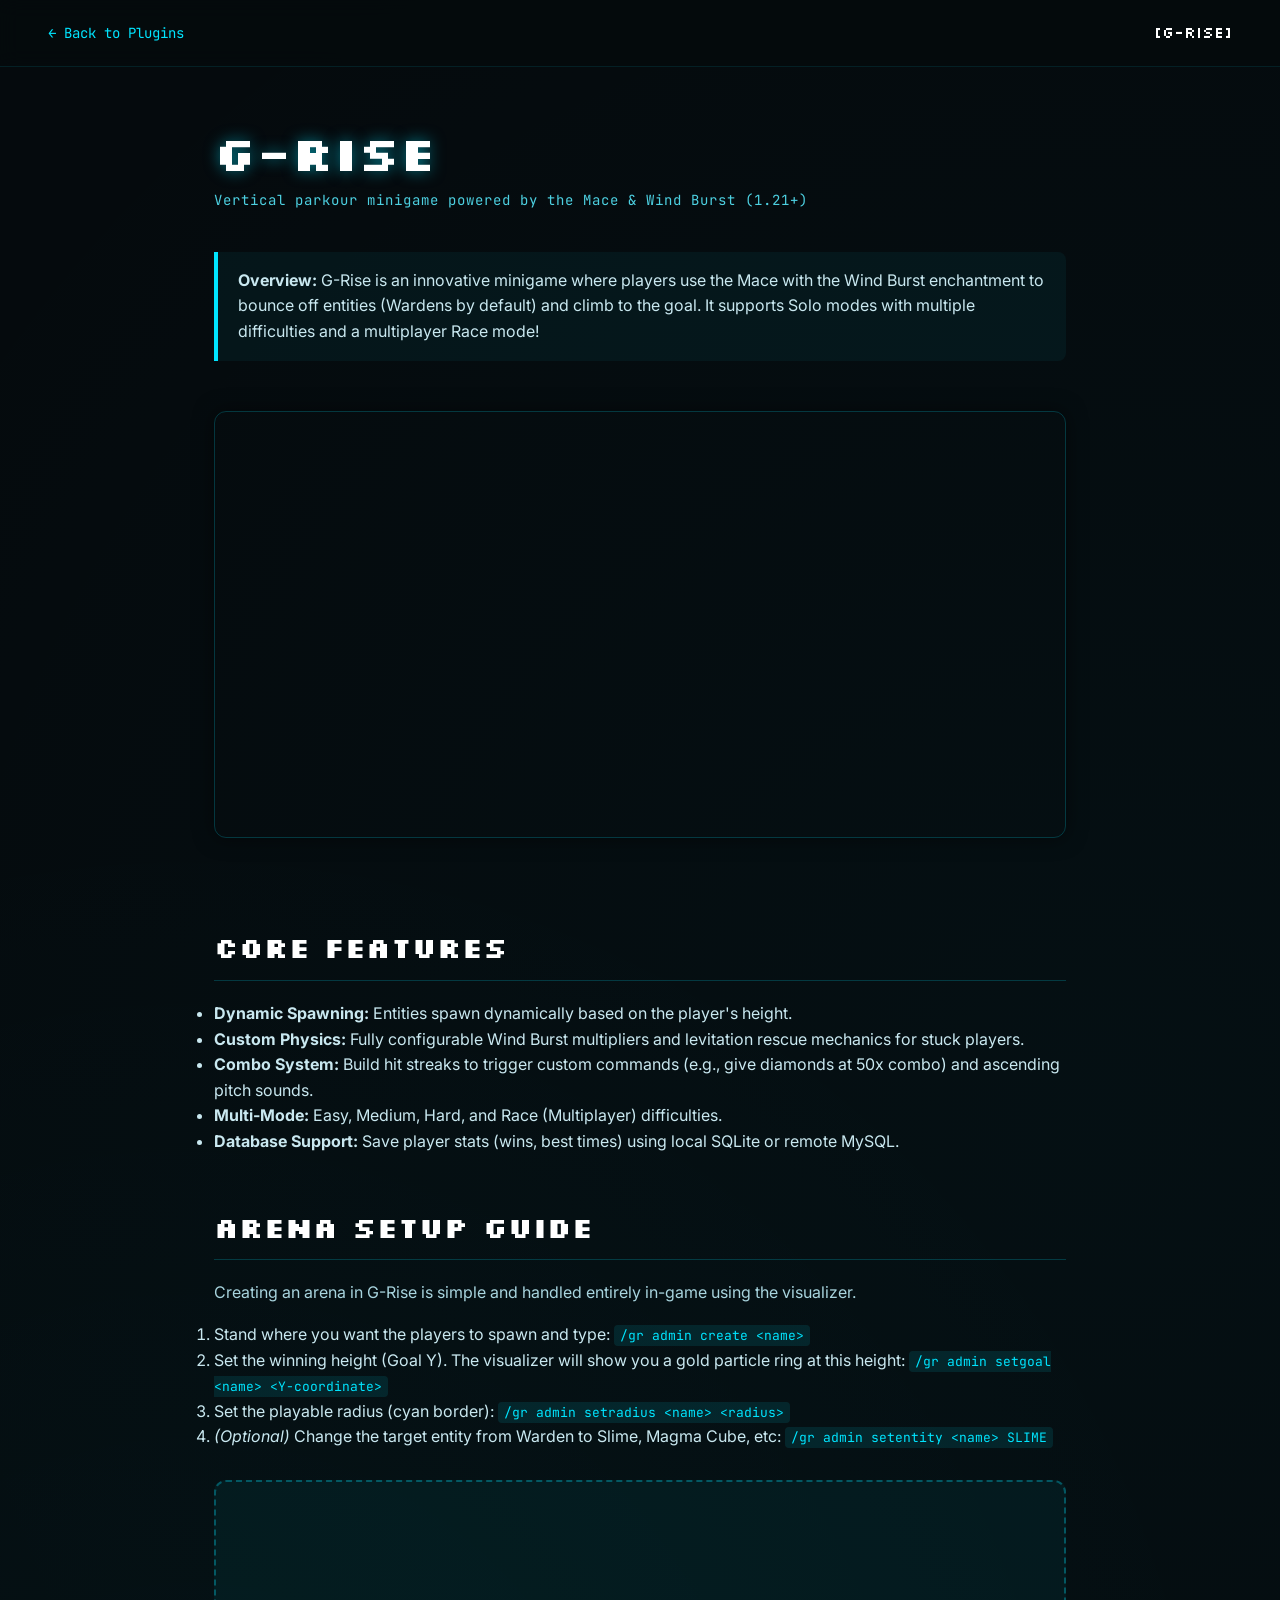
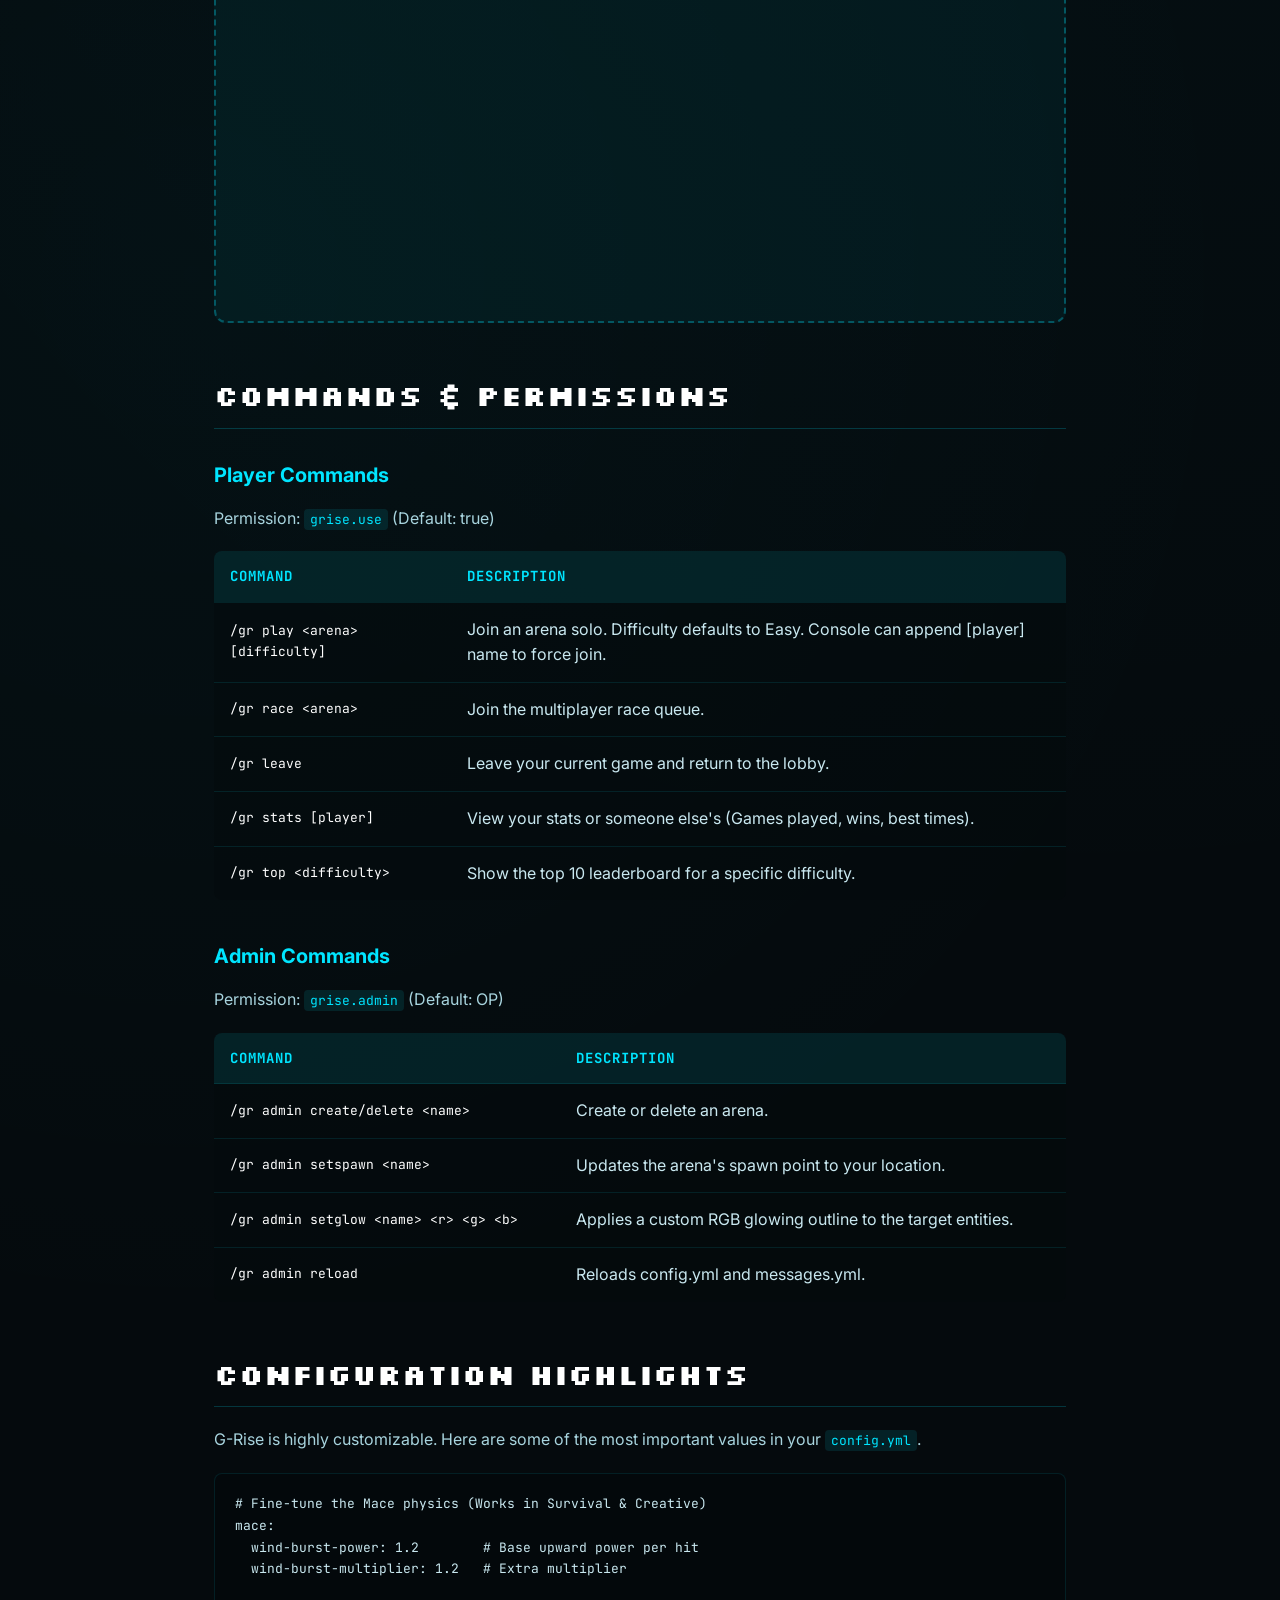
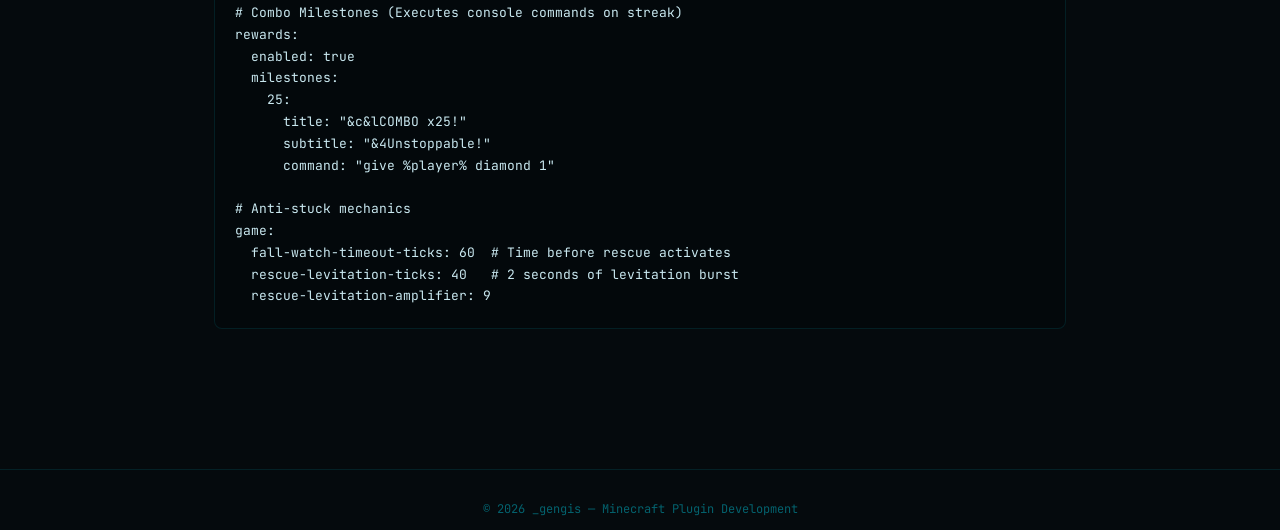
<file: docs/g-rise.html>
<!DOCTYPE html>
<html lang="es">
<head>
  <meta charset="UTF-8" />
  <meta name="viewport" content="width=device-width, initial-scale=1.0" />
  <link rel="icon" href="../icon.ico" type="image/x-icon">
  <link rel="apple-touch-icon" href="../apple-touch-icon.png">
  <title>G-Rise | Documentation</title>
  <link rel="preconnect" href="https://fonts.googleapis.com" />
  <link href="https://fonts.googleapis.com/css2?family=Silkscreen&family=JetBrains+Mono:wght@400;700&family=Inter:wght@300;400;600;700&display=swap" rel="stylesheet" />
  <style>
    *, *::before, *::after { box-sizing: border-box; margin: 0; padding: 0; }

    body {
      background: #050a0d;
      color: #c9e8f0;
      font-family: 'Inter', sans-serif;
      line-height: 1.6;
      min-height: 100vh;
      overflow-x: hidden;
      background-image: 
        radial-gradient(circle at 15% 50%, rgba(0, 229, 255, 0.03) 0%, transparent 50%),
        radial-gradient(circle at 85% 30%, rgba(0, 188, 212, 0.03) 0%, transparent 50%);
    }

    /* ── Navbar ── */
    nav {
      padding: 20px 48px;
      border-bottom: 1px solid rgba(0,229,255,0.1);
      background: rgba(5, 10, 13, 0.9);
      backdrop-filter: blur(10px);
      position: sticky;
      top: 0;
      z-index: 100;
      display: flex;
      justify-content: space-between;
      align-items: center;
    }
    .back-btn {
      color: #00e5ff;
      text-decoration: none;
      font-family: 'JetBrains Mono', monospace;
      font-size: 14px;
      transition: text-shadow 0.3s;
    }
    .back-btn:hover { text-shadow: 0 0 10px #00e5ff; }

    /* ── Contenedor Principal ── */
    .container {
      max-width: 900px;
      margin: 0 auto;
      padding: 60px 24px;
    }

    /* ── Títulos ── */
    h1 {
      font-family: 'Silkscreen', cursive;
      font-size: 48px;
      color: #fff;
      text-shadow: 0 0 15px rgba(0,229,255,0.5);
      margin-bottom: 10px;
      line-height: 1.1;
    }
    .tagline {
      font-family: 'JetBrains Mono', monospace;
      color: #4dd0e1;
      font-size: 14px;
      margin-bottom: 40px;
      letter-spacing: 1px;
    }
    h2 {
      font-family: 'Silkscreen', cursive;
      font-size: 28px;
      color: #fff;
      margin: 50px 0 20px;
      padding-bottom: 10px;
      border-bottom: 1px solid rgba(0,229,255,0.2);
    }
    h3 {
      color: #00e5ff;
      margin: 30px 0 15px;
      font-size: 20px;
    }

    /* ── Media Placeholders (Para tus GIFs) ── */
    .media-placeholder {
      width: 100%;
      height: 350px;
      background: rgba(0, 229, 255, 0.05);
      border: 2px dashed rgba(0, 229, 255, 0.3);
      border-radius: 12px;
      display: flex;
      align-items: center;
      justify-content: center;
      margin: 30px 0;
      color: rgba(0, 229, 255, 0.5);
      font-family: 'JetBrains Mono', monospace;
      text-align: center;
      padding: 20px;
    }

    /* ── Textos y Cajas ── */
    p { margin-bottom: 16px; color: #a8d4de; }
    
    .info-box {
      background: rgba(0, 229, 255, 0.05);
      border-left: 4px solid #00e5ff;
      padding: 16px 20px;
      border-radius: 0 8px 8px 0;
      margin: 20px 0;
    }

    /* ── Código en línea y Bloques ── */
    code {
      font-family: 'JetBrains Mono', monospace;
      background: rgba(0, 229, 255, 0.1);
      color: #00e5ff;
      padding: 2px 6px;
      border-radius: 4px;
      font-size: 13px;
    }
    pre {
      background: #03080b;
      border: 1px solid rgba(0,229,255,0.1);
      padding: 20px;
      border-radius: 8px;
      overflow-x: auto;
      margin: 20px 0;
    }
    pre code {
      background: transparent;
      color: #c9e8f0;
      padding: 0;
    }

    /* ── Tablas de Comandos ── */
    table {
      width: 100%;
      border-collapse: collapse;
      margin: 20px 0 40px;
      background: rgba(5, 10, 13, 0.5);
      border-radius: 8px;
      overflow: hidden;
    }
    th, td {
      padding: 14px 16px;
      text-align: left;
      border-bottom: 1px solid rgba(0,229,255,0.1);
    }
    th {
      background: rgba(0, 229, 255, 0.1);
      font-family: 'JetBrains Mono', monospace;
      color: #00e5ff;
      font-size: 14px;
      text-transform: uppercase;
      letter-spacing: 1px;
    }
    tr:last-child td { border-bottom: none; }
    tr:hover { background: rgba(0, 229, 255, 0.03); }
    .cmd { color: #fff; font-family: 'JetBrains Mono', monospace; font-size: 13px; }

    /* ── Footer ── */
    footer {
      text-align: center;
      padding: 30px;
      border-top: 1px solid rgba(0,229,255,0.1);
      font-family: 'JetBrains Mono', monospace;
      font-size: 12px;
      color: rgba(0,229,255,0.4);
      margin-top: 60px;
    }
  </style>
</head>
<body>

  <nav>
    <a href="../plugins.html" class="back-btn">← Back to Plugins</a>
    <span style="font-family: 'Silkscreen'; color: #fff;">[G-Rise]</span>
  </nav>

  <div class="container">
    <header>
      <h1>G-Rise</h1>
      <p class="tagline">Vertical parkour minigame powered by the Mace & Wind Burst (1.21+)</p>
    </header>

    <div class="info-box">
      <strong>Overview:</strong> G-Rise is an innovative minigame where players use the Mace with the Wind Burst enchantment to bounce off entities (Wardens by default) and climb to the goal. It supports Solo modes with multiple difficulties and a multiplayer Race mode!
    </div>

    <video src="../img/gameplay.mp4" autoplay loop muted playsinline preload="metadata" aria-label="G-Rise Gameplay" style="width: 100%; border-radius: 12px; border: 1px solid rgba(0,229,255,0.2); box-shadow: 0 0 20px rgba(0,0,0,0.5); margin: 30px 0;"></video>

    <section id="features">
      <h2>Core Features</h2>
      <ul>
        <li><strong>Dynamic Spawning:</strong> Entities spawn dynamically based on the player's height.</li>
        <li><strong>Custom Physics:</strong> Fully configurable Wind Burst multipliers and levitation rescue mechanics for stuck players.</li>
        <li><strong>Combo System:</strong> Build hit streaks to trigger custom commands (e.g., give diamonds at 50x combo) and ascending pitch sounds.</li>
        <li><strong>Multi-Mode:</strong> Easy, Medium, Hard, and Race (Multiplayer) difficulties.</li>
        <li><strong>Database Support:</strong> Save player stats (wins, best times) using local SQLite or remote MySQL.</li>
      </ul>
    </section>

    <section id="setup">
      <h2>Arena Setup Guide</h2>
      <p>Creating an arena in G-Rise is simple and handled entirely in-game using the visualizer.</p>
      
      <ol>
        <li>Stand where you want the players to spawn and type: <code>/gr admin create &lt;name&gt;</code></li>
        <li>Set the winning height (Goal Y). The visualizer will show you a gold particle ring at this height: <code>/gr admin setgoal &lt;name&gt; &lt;Y-coordinate&gt;</code></li>
        <li>Set the playable radius (cyan border): <code>/gr admin setradius &lt;name&gt; &lt;radius&gt;</code></li>
        <li><em>(Optional)</em> Change the target entity from Warden to Slime, Magma Cube, etc: <code>/gr admin setentity &lt;name&gt; SLIME</code></li>
      </ol>

      <div class="media-placeholder" style="height: auto; padding: 15px;">
        <video src="../img/adm.mp4" autoplay loop muted playsinline preload="metadata" aria-label="G-Rise Setup Administration" style="width: 100%; border-radius: 8px; display: block;"></video>
      </div>
    </section>

    <section id="commands">
      <h2>Commands & Permissions</h2>
      
      <h3>Player Commands</h3>
      <p>Permission: <code>grise.use</code> (Default: true)</p>
      <table>
        <tr>
          <th>Command</th>
          <th>Description</th>
        </tr>
        <tr>
          <td class="cmd">/gr play &lt;arena&gt; [difficulty]</td>
          <td>Join an arena solo. Difficulty defaults to Easy. Console can append [player] name to force join.</td>
        </tr>
        <tr>
          <td class="cmd">/gr race &lt;arena&gt;</td>
          <td>Join the multiplayer race queue.</td>
        </tr>
        <tr>
          <td class="cmd">/gr leave</td>
          <td>Leave your current game and return to the lobby.</td>
        </tr>
        <tr>
          <td class="cmd">/gr stats [player]</td>
          <td>View your stats or someone else's (Games played, wins, best times).</td>
        </tr>
        <tr>
          <td class="cmd">/gr top &lt;difficulty&gt;</td>
          <td>Show the top 10 leaderboard for a specific difficulty.</td>
        </tr>
      </table>

      <h3>Admin Commands</h3>
      <p>Permission: <code>grise.admin</code> (Default: OP)</p>
      <table>
        <tr>
          <th>Command</th>
          <th>Description</th>
        </tr>
        <tr>
          <td class="cmd">/gr admin create/delete &lt;name&gt;</td>
          <td>Create or delete an arena.</td>
        </tr>
        <tr>
          <td class="cmd">/gr admin setspawn &lt;name&gt;</td>
          <td>Updates the arena's spawn point to your location.</td>
        </tr>
        <tr>
          <td class="cmd">/gr admin setglow &lt;name&gt; &lt;r&gt; &lt;g&gt; &lt;b&gt;</td>
          <td>Applies a custom RGB glowing outline to the target entities.</td>
        </tr>
        <tr>
          <td class="cmd">/gr admin reload</td>
          <td>Reloads config.yml and messages.yml.</td>
        </tr>
      </table>
    </section>

    <section id="configuration">
      <h2>Configuration Highlights</h2>
      <p>G-Rise is highly customizable. Here are some of the most important values in your <code>config.yml</code>.</p>
      
<pre><code># Fine-tune the Mace physics (Works in Survival & Creative)
mace:
  wind-burst-power: 1.2        # Base upward power per hit
  wind-burst-multiplier: 1.2   # Extra multiplier

# Combo Milestones (Executes console commands on streak)
rewards:
  enabled: true
  milestones:
    25:
      title: "&c&lCOMBO x25!"
      subtitle: "&4Unstoppable!"
      command: "give %player% diamond 1"

# Anti-stuck mechanics
game:
  fall-watch-timeout-ticks: 60  # Time before rescue activates
  rescue-levitation-ticks: 40   # 2 seconds of levitation burst
  rescue-levitation-amplifier: 9
</code></pre>
    </section>
  </div>

  <footer>
    &copy; 2026 _gengis — Minecraft Plugin Development
  </footer>

</body>
</html>
</file>
<file: site.css>
/* CSS compartido del sitio Gexel (index, sobre-mi, plugins) */
  *, *::before, *::after { 
    box-sizing: border-box; 
    margin: 0; 
    padding: 0; 
  }

  /* ── Custom Fonts ── */
  @font-face { 
    font-family: 'Galactic'; 
    src: url('fonts/minecraft-enchantment.ttf') format('truetype'); 
  }

  :root {
    --bg: #050a0d;
    --bg-card: #081217;
    --cyan: #00e5ff;
    --cyan-dim: #00bcd4;
    --cyan-glow: rgba(0, 229, 255, 0.45);
    --border-cyan: rgba(0, 229, 255, 0.2);
    --border-hover: rgba(0, 229, 255, 0.8);
    --text-main: #c9e8f0;
    --text-light: #ffffff;
    --text-muted: #5e8c97;
  }

  body {
    background: var(--bg);
    color: var(--text-main);
    font-family: 'Inter', sans-serif;
    min-height: 100vh;
    overflow-x: hidden;
    background-image: 
    radial-gradient(circle at 15% 40%, rgba(0, 229, 255, 0.04) 0%, transparent 50%),
    radial-gradient(circle at 85% 25%, rgba(0, 188, 212, 0.04) 0%, transparent 50%),
    radial-gradient(circle at 50% 85%, rgba(0, 229, 255, 0.03) 0%, transparent 60%);
    position: relative;
  }
  /* ── Floating Particles ── */
  #particles { 
    position: fixed; 
    inset: 0; 
    pointer-events: none; 
    z-index: 0; 
  }
  
  .particle {
    position: absolute; 
    width: 3px; 
    height: 3px; 
    background: var(--cyan);
    border-radius: 50%; 
    opacity: 0; 
    box-shadow: 0 0 8px 2px rgba(0, 229, 255, 0.6);
    animation: floatUp linear infinite;
  }
  
  @keyframes floatUp {
    0%   { transform: translateY(100vh) translateX(0px); opacity: 0; }
    10%  { opacity: 0.8; }
    90%  { opacity: 0.3; }
    100% { transform: translateY(-120px) translateX(40px); opacity: 0; }
  }

  /* ── Audio Control Widget ── */
  .music-wrapper {
    position: fixed;
    bottom: 24px;
    right: 24px;
    z-index: 100;
    display: flex;
    align-items: center;
    gap: 8px;
    background: rgba(8, 18, 23, 0.88);
    border: 1px solid var(--border-cyan);
    padding: 4px 6px 4px 16px;
    border-radius: 30px;
    backdrop-filter: blur(8px);
    box-shadow: 0 6px 20px -6px rgba(0, 0, 0, 0.7);
    transition: border-color 0.3s ease;
  }
  .music-wrapper.is-active { border-color: var(--cyan); }
  .music-credit {
    font-family: 'JetBrains Mono', monospace;
    font-size: 11px;
    color: var(--cyan-dim);
    letter-spacing: 0.5px;
  }
  .music-btn {
    background: transparent;
    border: none;
    color: var(--cyan);
    width: 44px;
    height: 44px;
    border-radius: 50%;
    cursor: pointer;
    display: flex;
    align-items: center;
    justify-content: center;
    transition: background 0.2s ease, transform 0.2s ease;
  }
  .music-btn:hover { background: rgba(0, 229, 255, 0.12); }
  .music-btn:active { transform: scale(0.94); }
  .music-btn svg { width: 22px; height: 22px; display: block; }
  .music-btn .ico-on { display: none; }
  .music-wrapper.is-active .ico-on { display: block; }
  .music-wrapper.is-active .ico-off { display: none; }
  @media (max-width: 640px) {
    .music-wrapper { bottom: 14px; right: 14px; padding: 0; border-radius: 50%; }
    .music-credit { display: none; }
    body { padding-bottom: 72px; }
  }

  /* ── Top Navigation HUD (compartida) ── */
  .nav-hud {
    position: sticky;
    top: 0;
    z-index: 90;
    backdrop-filter: blur(12px);
    background: rgba(5, 10, 13, 0.82);
    border-bottom: 1px solid rgba(0, 229, 255, 0.12);
    padding: 14px 32px;
  }
  .nav-container {
    max-width: 1200px;
    margin: 0 auto;
    display: flex;
    align-items: center;
    justify-content: space-between;
    gap: 16px;
  }
  .brand-group { display: flex; align-items: center; gap: 12px; text-decoration: none; }
  .brand-logo {
    display: block; width: 30px; height: 30px;
    filter: drop-shadow(0 0 6px var(--cyan-glow));
  }
  .brand-title {
    font-family: 'Silkscreen', cursive;
    font-size: 20px; letter-spacing: 2px;
    color: var(--text-light);
  }
  .brand-title span { color: var(--cyan); }
  .nav-menu { display: flex; align-items: center; gap: 24px; list-style: none; }
  .nav-menu a {
    font-family: 'JetBrains Mono', monospace;
    font-size: 13px;
    color: var(--text-main);
    text-decoration: none;
    letter-spacing: 1px;
    text-transform: uppercase;
    padding: 4px 0;
    border-bottom: 2px solid transparent;
    transition: color 0.2s ease, border-color 0.2s ease;
  }
  .nav-menu a:hover { color: var(--cyan); text-shadow: 0 0 8px rgba(0, 229, 255, 0.6); }
  .nav-menu a[aria-current="page"] {
    color: var(--cyan);
    border-bottom-color: var(--cyan);
  }
  .nav-badge-status {
    display: inline-flex; align-items: center; gap: 6px;
    background: rgba(0, 229, 255, 0.08);
    border: 1px solid var(--border-cyan);
    padding: 5px 12px; border-radius: 4px;
    font-family: 'JetBrains Mono', monospace;
    font-size: 11px; color: var(--cyan);
    text-transform: uppercase; letter-spacing: 1px;
  }
  .status-dot-blink {
    width: 6px; height: 6px; border-radius: 50%;
    background: var(--cyan); box-shadow: 0 0 8px var(--cyan);
    animation: blink 1.8s infinite;
  }
  @media (max-width: 1000px) { .nav-badge-status { display: none; } }
  @media (max-width: 760px) {
    .nav-hud { padding: 0 16px; }
    .nav-container { flex-wrap: nowrap; gap: 12px; }
    .nav-ext { display: none; }
    .nav-menu { gap: 14px; }
    .nav-menu a { display: inline-block; font-size: 12px; padding: 16px 0 14px; letter-spacing: 0.5px; }
    .brand-title { display: none; }
    .brand-logo { margin: 0 4px; }
  }
  @media (max-width: 340px) { .nav-menu { gap: 10px; } .nav-menu a { font-size: 11px; } }

  /* ── Hero Section (Non-Generic HUD Style) ── */
  .hero {
    position: relative;
    z-index: 1;
    padding: 80px 24px 60px;
    text-align: center;
    background: radial-gradient(ellipse 65% 55% at 50% 0%, rgba(0, 229, 255, 0.08) 0%, transparent 70%);
    border-bottom: 1px solid rgba(0, 229, 255, 0.1);
  }

  .hero-eyebrow {
    font-family: 'JetBrains Mono', monospace;
    font-size: 12px;
    letter-spacing: 6px;
    color: var(--cyan-dim);
    text-transform: uppercase;
    margin-bottom: 18px;
  }

  .hero-title {
    font-family: 'Silkscreen', cursive;
    font-size: clamp(38px, 6vw, 76px);
    letter-spacing: 2px;
    line-height: 1.1;
    margin-bottom: 12px;
    background: linear-gradient(135deg, #ffffff 0%, #00e5ff 50%, #00838f 100%);
    -webkit-background-clip: text;
    -webkit-text-fill-color: transparent;
    background-clip: text;
  }

  .hero-byline {
    font-family: 'JetBrains Mono', monospace;
    font-size: clamp(14px, 1.8vw, 18px);
    letter-spacing: 3px;
    color: #4dd0e1;
    margin-bottom: 40px;
  }

  /* ── Hero Intro Terminal Box (Custom Interactive) ── */
  .hero-intro-box {
    margin: 0 auto;
    max-width: 760px;
    min-height: 96px;
    background: rgba(0, 229, 255, 0.03);
    border: 1px solid rgba(0, 229, 255, 0.2);
    border-radius: 8px;
    padding: 24px 36px;
    display: flex;
    align-items: center;
    justify-content: center;
    box-shadow: inset 0 0 25px rgba(0, 229, 255, 0.03), 0 0 25px rgba(0, 0, 0, 0.6);
    position: relative;
  }

  .intro-text {
    font-family: 'Inter', sans-serif;
    font-size: 16px;
    line-height: 1.8;
    color: #bdf2fb;
    letter-spacing: 0.3px;
  }

  .cursor-blink {
    display: inline-block;
    width: 8px;
    height: 1em;
    background: var(--cyan);
    margin-left: 4px;
    vertical-align: middle;
    animation: blink 0.8s step-end infinite;
    box-shadow: 0 0 8px var(--cyan);
  }

  @keyframes blink {
    0%, 100% { opacity: 1; }
    50% { opacity: 0; }
  }

  .is-enchanting {
    font-family: 'Galactic', sans-serif !important;
    font-size: 19px;
    letter-spacing: 3px;
  }

  /* Note block easter egg */
  .note-block-container {
    position: absolute;
    left: -90px;
    top: 50%;
    transform: translateY(-50%);
    display: flex;
    flex-direction: column;
    align-items: center;
    gap: 6px;
    z-index: 10;
  }

  .click-me-text {
    font-family: 'Silkscreen', cursive;
    font-size: 10px;
    color: var(--cyan);
    animation: bounceText 1.5s infinite;
  }

  @keyframes bounceText {
    0%, 100% { transform: translateY(0); }
    50% { transform: translateY(-4px); }
  }

  .note-block {
    width: 56px;
    height: 56px;
    background-image: url('note-block.png');
    background-size: cover;
    image-rendering: pixelated;
    cursor: pointer;
    transition: filter 0.2s, transform 0.2s;
  }

  .note-block:hover {
    filter: brightness(1.25);
    transform: scale(1.05);
  }

  .note-block.hit {
    animation: blockJump 0.2s ease-out;
  }

  @keyframes blockJump {
    0% { transform: translateY(0); }
    50% { transform: translateY(-12px); }
    100% { transform: translateY(0); }
  }

  .pixel-sprite {
    position: absolute;
    right: -36px;
    top: -28px;
    width: 64px;
    height: 64px;
    background: url('sprite.png') left center;
    animation: playSprite 0.8s steps(4) infinite;
    z-index: 5;
  }

  @keyframes playSprite {
    100% { background-position: -256px; }
  }

  /* ── Warden Glowing Eye Divider ── */
  .warden-divider {
    position: relative;
    z-index: 1;
    display: flex;
    align-items: center;
    gap: 20px;
    padding: 0 48px;
    margin: 60px 0 50px;
    max-width: 1200px;
    margin-left: auto;
    margin-right: auto;
  }

  .warden-divider::before,
  .warden-divider::after {
    content: '';
    flex: 1;
    height: 2px;
    background: linear-gradient(90deg, transparent, rgba(0,229,255,0.35), transparent);
  }

  .divider-eye {
    flex-shrink: 0;
    width: 42px;
    height: 20px;
    border: 2px solid rgba(0, 229, 255, 0.85);
    border-radius: 50%;
    position: relative;
    box-shadow: 0 0 15px rgba(0, 229, 255, 0.25) inset;
  }

  .divider-eye::after {
    content: '';
    position: absolute;
    top: 50%;
    left: 50%;
    transform: translate(-50%, -50%);
    width: 8px;
    height: 8px;
    background: var(--cyan);
    border-radius: 50%;
    animation: eyePulse 3s ease-in-out infinite;
  }

  @keyframes eyePulse {
    0%, 100% { opacity: 1; box-shadow: 0 0 10px var(--cyan), 0 0 20px rgba(0,229,255,0.7); }
    50% { opacity: 0.15; box-shadow: none; }
  }
  /* ── Main Container ── */
  .main-wrapper {
    max-width: 1200px;
    margin: 0 auto;
    padding: 0 32px 100px;
    position: relative;
    z-index: 1;
  }

  /* Section Labels & Headers */
  .section-eyebrow {
    font-family: 'JetBrains Mono', monospace;
    font-size: 13px;
    letter-spacing: 5px;
    color: var(--cyan-dim);
    text-transform: uppercase;
    margin-bottom: 12px;
  }

  .section-headline {
    font-family: 'Silkscreen', cursive;
    font-size: clamp(28px, 4vw, 42px);
    color: #ffffff;
    margin-bottom: 36px;
  }
  .action-btn-primary {
    display: inline-flex;
    align-items: center;
    gap: 8px;
    padding: 12px 24px;
    background: var(--cyan);
    color: #050a0d;
    font-family: 'JetBrains Mono', monospace;
    font-size: 13px;
    font-weight: 700;
    text-decoration: none;
    text-transform: uppercase;
    letter-spacing: 1px;
    border-radius: 4px;
    transition: all 0.25s ease;
    box-shadow: 0 0 15px rgba(0, 229, 255, 0.35);
    border: none;
    cursor: pointer;
  }

  .action-btn-primary:hover {
    background: #fff;
    box-shadow: 0 0 25px rgba(0, 229, 255, 0.6);
    transform: translateY(-2px);
  }

  .action-btn-outline {
    display: inline-flex;
    align-items: center;
    gap: 8px;
    padding: 12px 20px;
    background: rgba(5, 10, 13, 0.85);
    border: 1px solid var(--border-cyan);
    color: var(--cyan);
    font-family: 'JetBrains Mono', monospace;
    font-size: 13px;
    text-decoration: none;
    text-transform: uppercase;
    letter-spacing: 1px;
    border-radius: 4px;
    transition: all 0.25s ease;
  }

  .action-btn-outline:hover {
    border-color: var(--cyan);
    background: rgba(0, 229, 255, 0.08);
    transform: translateY(-2px);
  }
  /* ── Modal Copy Email ── */
  .modal-overlay {
    position: fixed;
    inset: 0;
    background: rgba(3, 8, 11, 0.92);
    backdrop-filter: blur(8px);
    z-index: 999;
    display: flex;
    align-items: center;
    justify-content: center;
    opacity: 0;
    pointer-events: none;
    transition: opacity 0.3s ease;
  }

  .modal-overlay.active {
    opacity: 1;
    pointer-events: auto;
  }

  .modal-content {
    background: #081217;
    border: 2px solid var(--cyan);
    border-radius: 12px;
    padding: 40px;
    text-align: center;
    max-width: 480px;
    width: 90%;
    box-shadow: 0 0 45px rgba(0, 229, 255, 0.25);
  }

  .modal-title {
    font-family: 'Silkscreen', cursive;
    font-size: 22px;
    color: #fff;
    margin-bottom: 12px;
  }

  .modal-msg {
    font-size: 14px;
    color: #bdf2fb;
    margin-bottom: 24px;
  }

  .copy-input-row {
    display: flex;
    border: 1px solid var(--border-cyan);
    border-radius: 4px;
    overflow: hidden;
    margin-bottom: 24px;
  }

  .copy-input {
    flex: 1;
    padding: 12px;
    background: rgba(0, 0, 0, 0.5);
    border: none;
    color: var(--cyan);
    font-family: 'JetBrains Mono', monospace;
    font-size: 13px;
    outline: none;
  }

  .copy-action-btn {
    background: var(--cyan);
    color: #050a0d;
    border: none;
    padding: 0 20px;
    font-family: 'Silkscreen', cursive;
    font-size: 12px;
    cursor: pointer;
    transition: background 0.2s;
  }

  .copy-action-btn:hover {
    background: #fff;
  }

  .modal-close-link {
    background: transparent;
    border: none;
    color: rgba(0, 229, 255, 0.5);
    font-family: 'JetBrains Mono', monospace;
    font-size: 11px;
    cursor: pointer;
    text-decoration: underline;
  }
  /* ── Footer ── */
  footer {
    text-align: center;
    padding: 40px 20px;
    border-top: 1px solid rgba(0,229,255,0.1);
    font-family: 'JetBrains Mono', monospace;
    font-size: 12px;
    color: rgba(0,229,255,0.5);
    position: relative;
    z-index: 1;
  }

  footer a {
    color: var(--cyan);
    text-decoration: none;
  }

  /* ── Silueta decorativa de fondo ── */
  .bg-silhouette {
    position: fixed;
    right: -4vw;
    bottom: -2vh;
    width: min(75vw, 1100px);
    aspect-ratio: 1100 / 732;
    background: url('img/kaiju-silhouette.png') no-repeat right bottom / contain;
    opacity: 0.07;
    pointer-events: none;
    z-index: 0;
  }
  @media (max-width: 640px) {
    .bg-silhouette { width: 150vw; right: -45vw; opacity: 0.06; }
  }

  @media (max-width: 860px) {
    .note-block-container { display: none; }
    .pixel-sprite { display: none; }
    .warden-divider { padding: 0 20px; }
  }

  /* ── Superficies del navegador ── */
  html { color-scheme: dark; scroll-padding-top: 80px; }
  ::selection { background: rgba(0, 229, 255, 0.3); color: #fff; }
  input, textarea { caret-color: var(--cyan); }
  html { scrollbar-width: thin; scrollbar-color: rgba(0, 229, 255, 0.35) var(--bg); }
  ::-webkit-scrollbar { width: 10px; height: 10px; }
  ::-webkit-scrollbar-track { background: var(--bg); }
  ::-webkit-scrollbar-thumb { background: rgba(0, 229, 255, 0.28); border-radius: 6px; border: 2px solid var(--bg); }
  ::-webkit-scrollbar-thumb:hover { background: rgba(0, 229, 255, 0.5); }
  a { text-underline-offset: 3px; text-decoration-thickness: 1px; }
  :focus-visible { outline: 2px solid var(--cyan); outline-offset: 3px; border-radius: 4px; }
  .note-block:focus-visible { outline-offset: 4px; }

  @media (prefers-reduced-motion: reduce) {
    *, *::before, *::after {
      animation-duration: 0.001ms !important;
      animation-iteration-count: 1 !important;
      transition-duration: 0.001ms !important;
      scroll-behavior: auto !important;
    }
    .particle { display: none; }
  }
</file>
